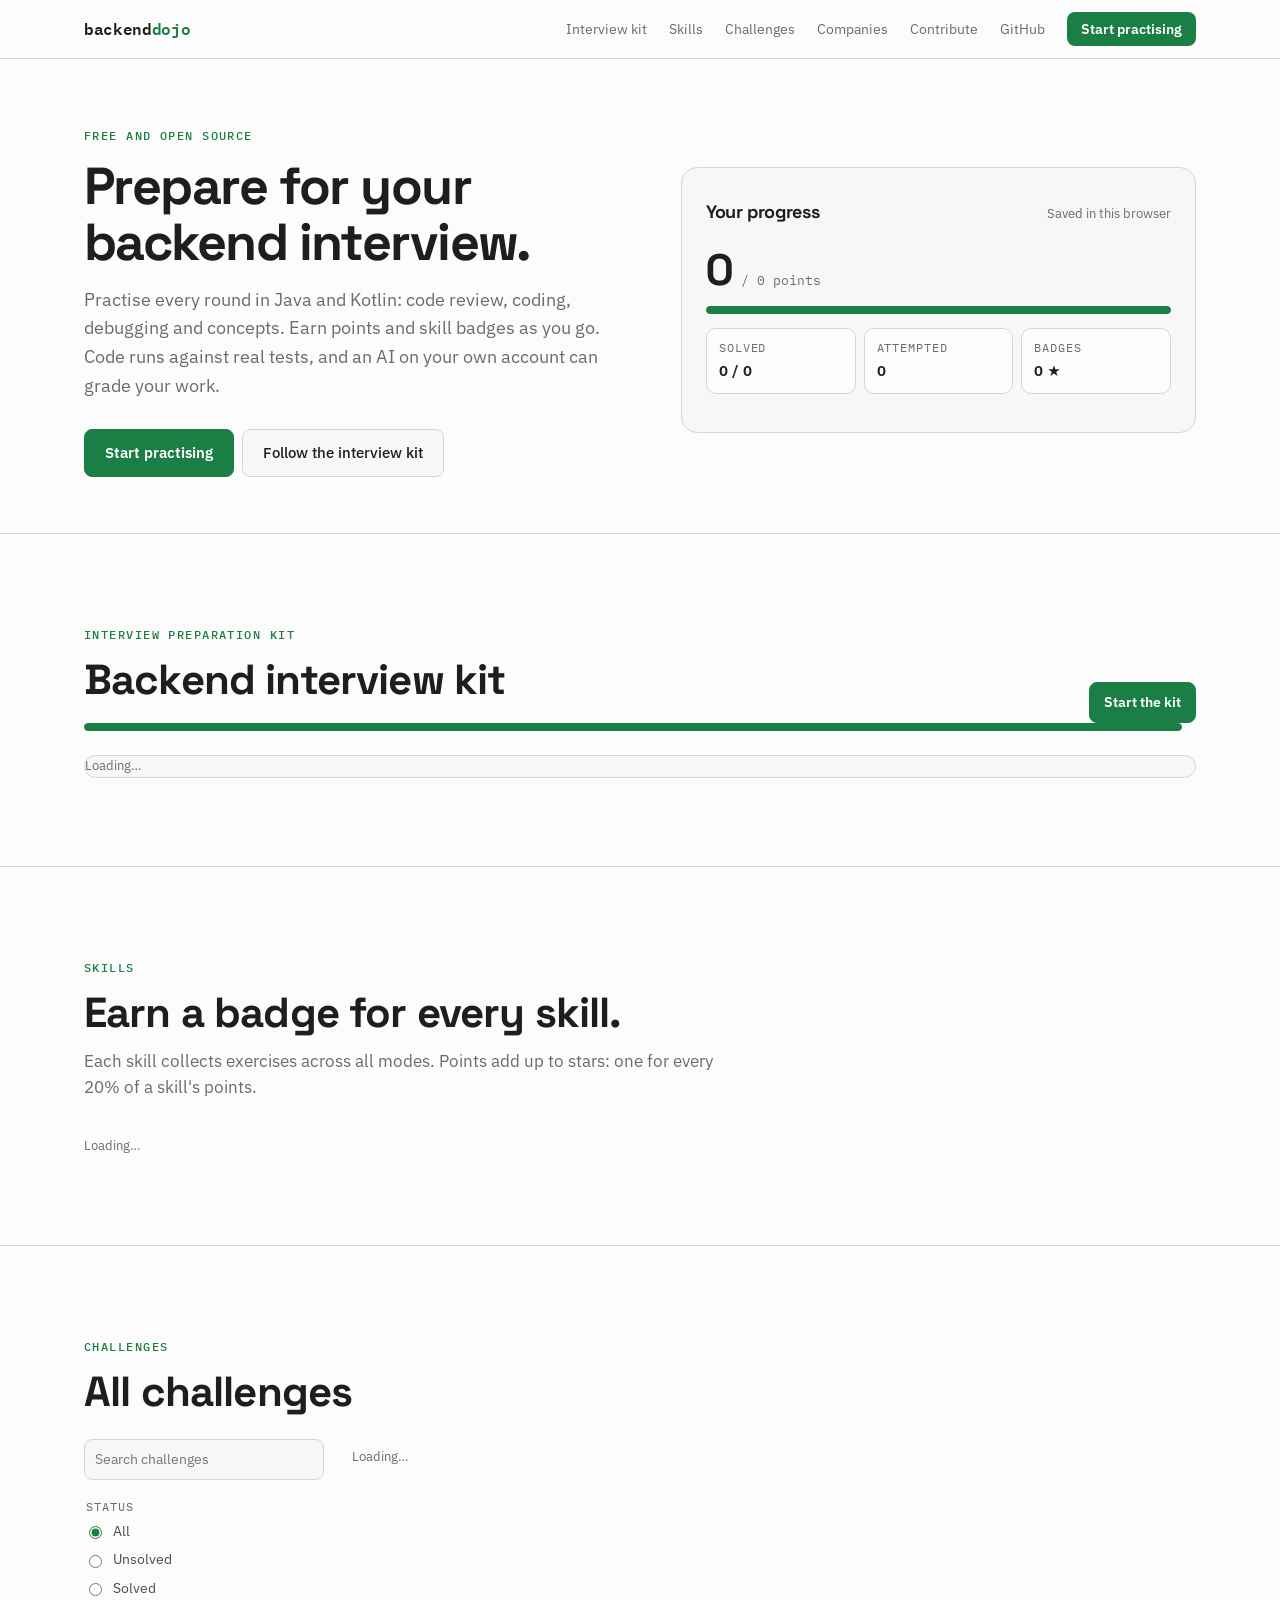
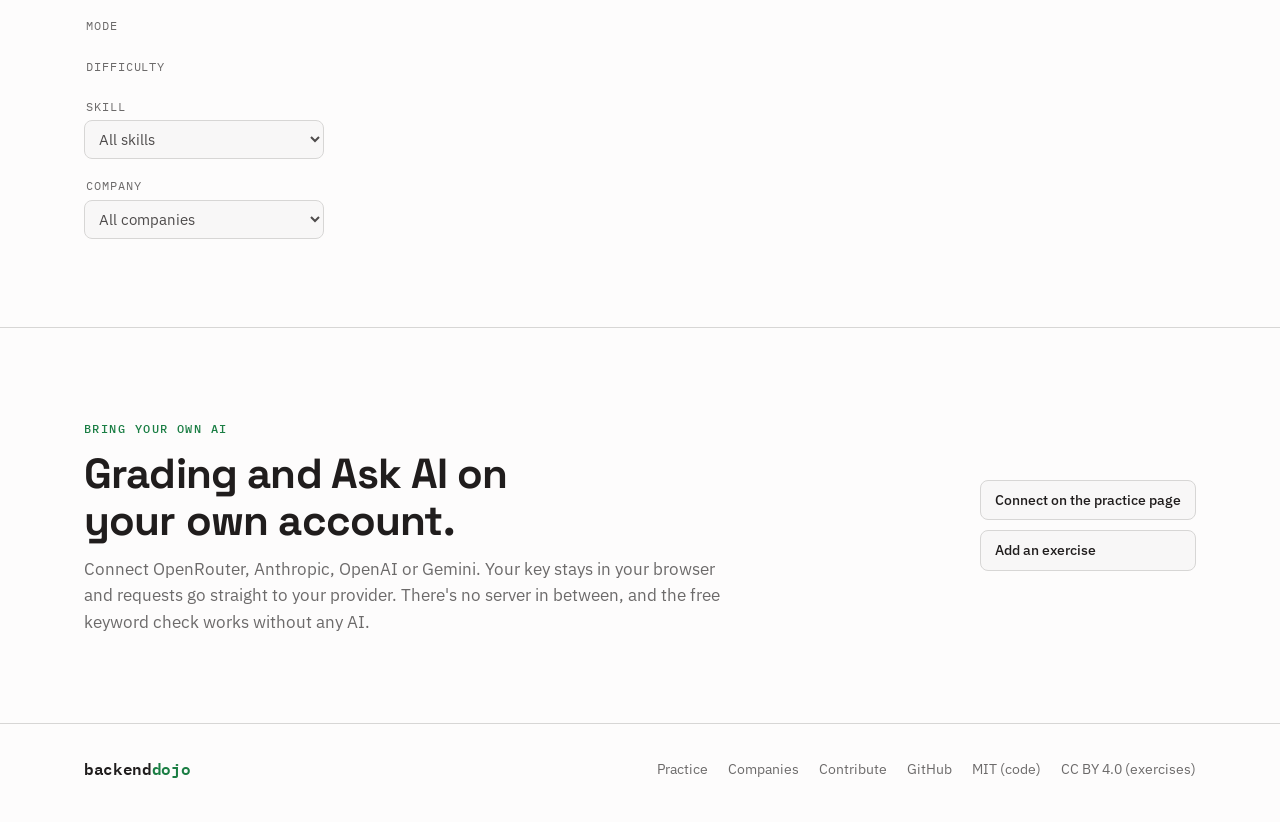
<file: index.html>
<!doctype html>
<html lang="en">
<head>
<meta charset="utf-8">
<meta name="viewport" content="width=device-width, initial-scale=1">
<meta http-equiv="Content-Security-Policy" content="default-src 'self'; script-src 'self'; style-src 'self'; img-src 'self' data:; connect-src 'self'; object-src 'none'; base-uri 'none'; form-action 'none'">
<meta name="referrer" content="no-referrer">
<title>Backend Dojo</title>
<meta name="description" content="Free, open-source practice for backend engineering interviews: code review, coding, debugging and concepts in Java and Kotlin.">
<link rel="stylesheet" href="css/app.css">
<script type="module" src="js/home.js"></script>
</head>
<body class="home">
<nav class="site-nav" aria-label="Site">
  <div class="nav-inner">
    <a class="logo" href="./" aria-label="Backend Dojo home">backend<span>dojo</span></a>
    <div class="nav-links">
      <a href="#kit">Interview kit</a>
      <a href="#skills">Skills</a>
      <a href="#challenges">Challenges</a>
      <a href="companies.html">Companies</a>
      <a href="contribute.html">Contribute</a>
      <a href="https://github.com/svkaizoku/backend-dojo" rel="noopener noreferrer">GitHub</a>
      <a class="nav-cta" href="practice.html">Start practising</a>
    </div>
  </div>
</nav>

<main>
  <section class="dash-hero">
    <div class="wrap hero-grid">
      <div>
        <p class="eyebrow">Free and open source</p>
        <h1>Prepare for your backend interview.</h1>
        <p class="lede">Practise every round in Java and Kotlin: code review, coding, debugging and concepts. Earn points and skill badges as you go. Code runs against real tests, and an AI on your own account can grade your work.</p>
        <div class="actions">
          <a class="btn primary big-btn" href="practice.html" id="heroCta">Start practising</a>
          <a class="btn big-btn" href="#kit">Follow the interview kit</a>
        </div>
      </div>

      <aside class="progress-card" aria-labelledby="progressTitle">
        <div class="pc-head">
          <h2 id="progressTitle">Your progress</h2>
          <span class="hint">Saved in this browser</span>
        </div>
        <div class="pc-score">
          <span class="pc-num" id="scoreNum">0</span>
          <span class="pc-of" id="scoreOf">/ 0 points</span>
        </div>
        <div class="bar" role="presentation"><span id="scoreBar"></span></div>
        <dl class="pc-stats">
          <div><dt>Solved</dt><dd id="solvedNum">0 / 0</dd></div>
          <div><dt>Attempted</dt><dd id="attemptedNum">0</dd></div>
          <div><dt>Badges</dt><dd id="starsNum">0 ★</dd></div>
        </dl>
        <ul class="pc-modes" id="modeProgress"></ul>
      </aside>
    </div>
  </section>

  <section id="kit">
    <div class="wrap">
      <div class="section-head">
        <div>
          <p class="eyebrow">Interview preparation kit</p>
          <h2 id="kitName">Backend interview kit</h2>
          <p class="section-lede" id="kitDesc"></p>
        </div>
        <a class="btn primary" href="practice.html" id="kitContinue">Start the kit</a>
      </div>
      <div class="kit-bar"><div class="bar"><span id="kitBar"></span></div><span class="hint" id="kitCount"></span></div>
      <ol class="kit" id="kitSteps"><li class="hint">Loading…</li></ol>
    </div>
  </section>

  <section id="skills">
    <div class="wrap">
      <p class="eyebrow">Skills</p>
      <h2>Earn a badge for every skill.</h2>
      <p class="section-lede">Each skill collects exercises across all modes. Points add up to stars: one for every 20% of a skill's points.</p>
      <div class="skills" id="skillCards"><p class="hint">Loading…</p></div>
    </div>
  </section>

  <section id="challenges">
    <div class="wrap">
      <p class="eyebrow">Challenges</p>
      <h2>All challenges</h2>
      <div class="explorer">
        <aside class="filters" aria-label="Filter challenges">
          <label class="search"><span class="visually-hidden">Search challenges</span><input id="search" type="search" placeholder="Search challenges"></label>
          <fieldset>
            <legend>Status</legend>
            <label><input type="radio" name="status" value="all" checked> All</label>
            <label><input type="radio" name="status" value="unsolved"> Unsolved</label>
            <label><input type="radio" name="status" value="solved"> Solved</label>
          </fieldset>
          <fieldset id="modeFilter"><legend>Mode</legend></fieldset>
          <fieldset id="levelFilter"><legend>Difficulty</legend></fieldset>
          <fieldset>
            <legend>Skill</legend>
            <select id="topicFilter" aria-label="Skill"><option value="">All skills</option></select>
          </fieldset>
          <fieldset>
            <legend>Company</legend>
            <select id="companyFilter" aria-label="Company"><option value="">All companies</option></select>
          </fieldset>
        </aside>
        <div>
          <p class="hint" id="resultCount"></p>
          <ul class="challenges" id="challengeList"><li class="hint">Loading…</li></ul>
        </div>
      </div>
    </div>
  </section>

  <section id="ai" class="strip">
    <div class="wrap strip-inner">
      <div>
        <p class="eyebrow">Bring your own AI</p>
        <h2>Grading and Ask AI on your own account.</h2>
        <p class="section-lede">Connect OpenRouter, Anthropic, OpenAI or Gemini. Your key stays in your browser and requests go straight to your provider. There's no server in between, and the free keyword check works without any AI.</p>
      </div>
      <div class="strip-side">
        <a class="btn" href="practice.html">Connect on the practice page</a>
        <a class="btn" href="contribute.html">Add an exercise</a>
      </div>
    </div>
  </section>
</main>

<footer class="site-foot">
  <div class="wrap foot-inner">
    <span class="logo">backend<span>dojo</span></span>
    <nav aria-label="Footer">
      <a href="practice.html">Practice</a>
      <a href="companies.html">Companies</a>
      <a href="contribute.html">Contribute</a>
      <a href="https://github.com/svkaizoku/backend-dojo" rel="noopener noreferrer">GitHub</a>
      <a href="https://github.com/svkaizoku/backend-dojo/blob/main/LICENSE" rel="noopener noreferrer">MIT (code)</a>
      <a href="https://github.com/svkaizoku/backend-dojo/blob/main/content/LICENSE.md" rel="noopener noreferrer">CC BY 4.0 (exercises)</a>
    </nav>
  </div>
</footer>
</body>
</html>
</file>
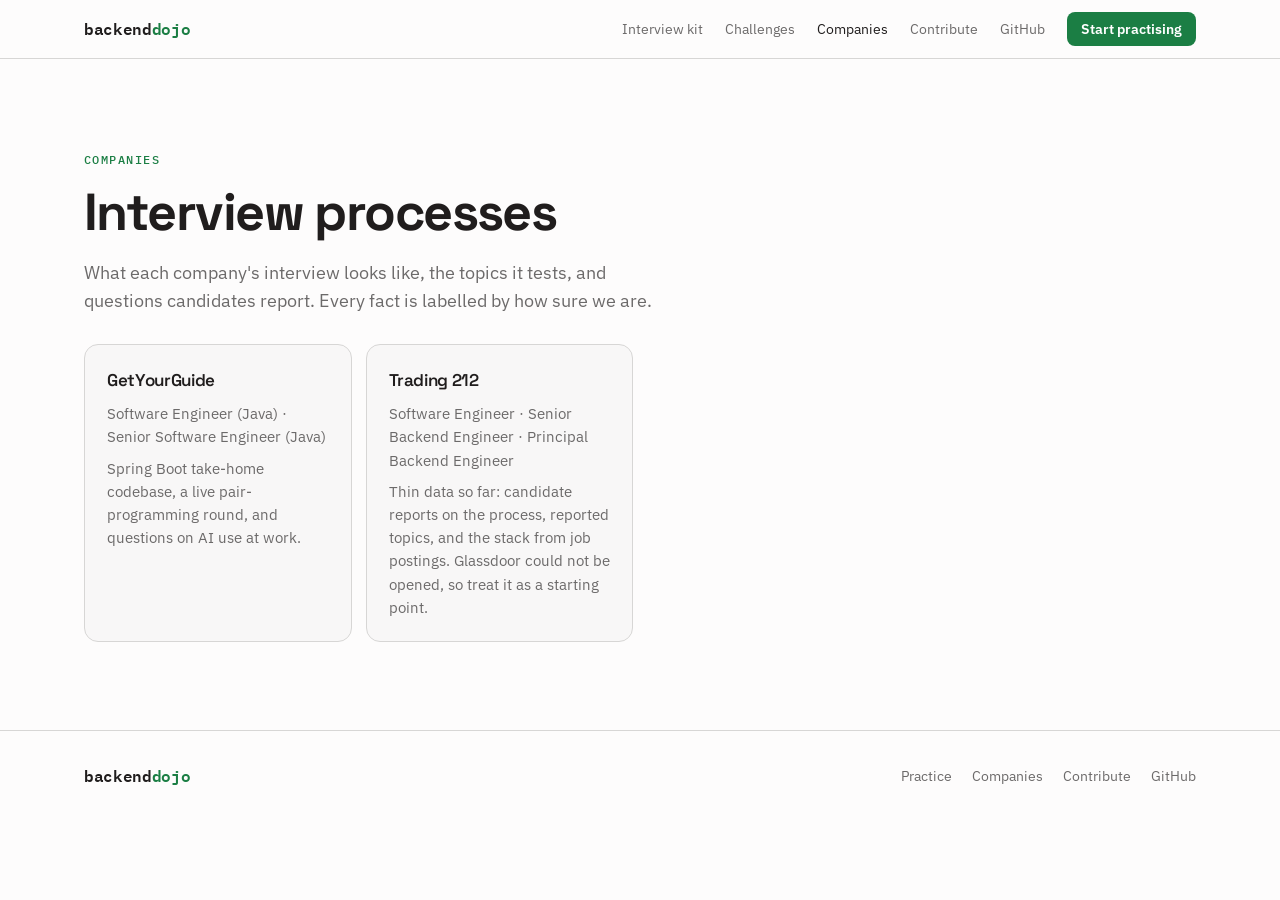
<file: companies.html>
<!doctype html>
<html lang="en">
<head>
<meta charset="utf-8">
<meta name="viewport" content="width=device-width, initial-scale=1">
<meta http-equiv="Content-Security-Policy" content="default-src 'self'; script-src 'self'; style-src 'self'; img-src 'self' data:; connect-src 'self'; object-src 'none'; base-uri 'none'; form-action 'none'">
<meta name="referrer" content="no-referrer">
<title>Companies · Backend Dojo</title>
<meta name="description" content="Interview process, topics and questions for companies, collected from public reports.">
<link rel="stylesheet" href="css/app.css">
<script type="module" src="js/companies.js"></script>
</head>
<body class="home">
<nav class="site-nav" aria-label="Site">
  <div class="nav-inner">
    <a class="logo" href="./" aria-label="Backend Dojo home">backend<span>dojo</span></a>
    <div class="nav-links">
      <a href="./#kit">Interview kit</a>
      <a href="./#challenges">Challenges</a>
      <a href="companies.html" aria-current="page">Companies</a>
      <a href="contribute.html">Contribute</a>
      <a href="https://github.com/svkaizoku/backend-dojo" rel="noopener noreferrer">GitHub</a>
      <a class="nav-cta" href="practice.html">Start practising</a>
    </div>
  </div>
</nav>

<main>
  <section class="page-hero">
    <div class="wrap" id="listView">
      <p class="eyebrow">Companies</p>
      <h1>Interview processes</h1>
      <p class="lede">What each company's interview looks like, the topics it tests, and questions candidates report. Every fact is labelled by how sure we are.</p>
      <div class="cards" id="companyList"><p class="hint">Loading…</p></div>
    </div>
    <div class="wrap company-detail" id="detailView" hidden></div>
  </section>
</main>

<footer class="site-foot">
  <div class="wrap foot-inner">
    <span class="logo">backend<span>dojo</span></span>
    <nav aria-label="Footer">
      <a href="practice.html">Practice</a>
      <a href="companies.html">Companies</a>
      <a href="contribute.html">Contribute</a>
      <a href="https://github.com/svkaizoku/backend-dojo" rel="noopener noreferrer">GitHub</a>
    </nav>
  </div>
</footer>
</body>
</html>
</file>
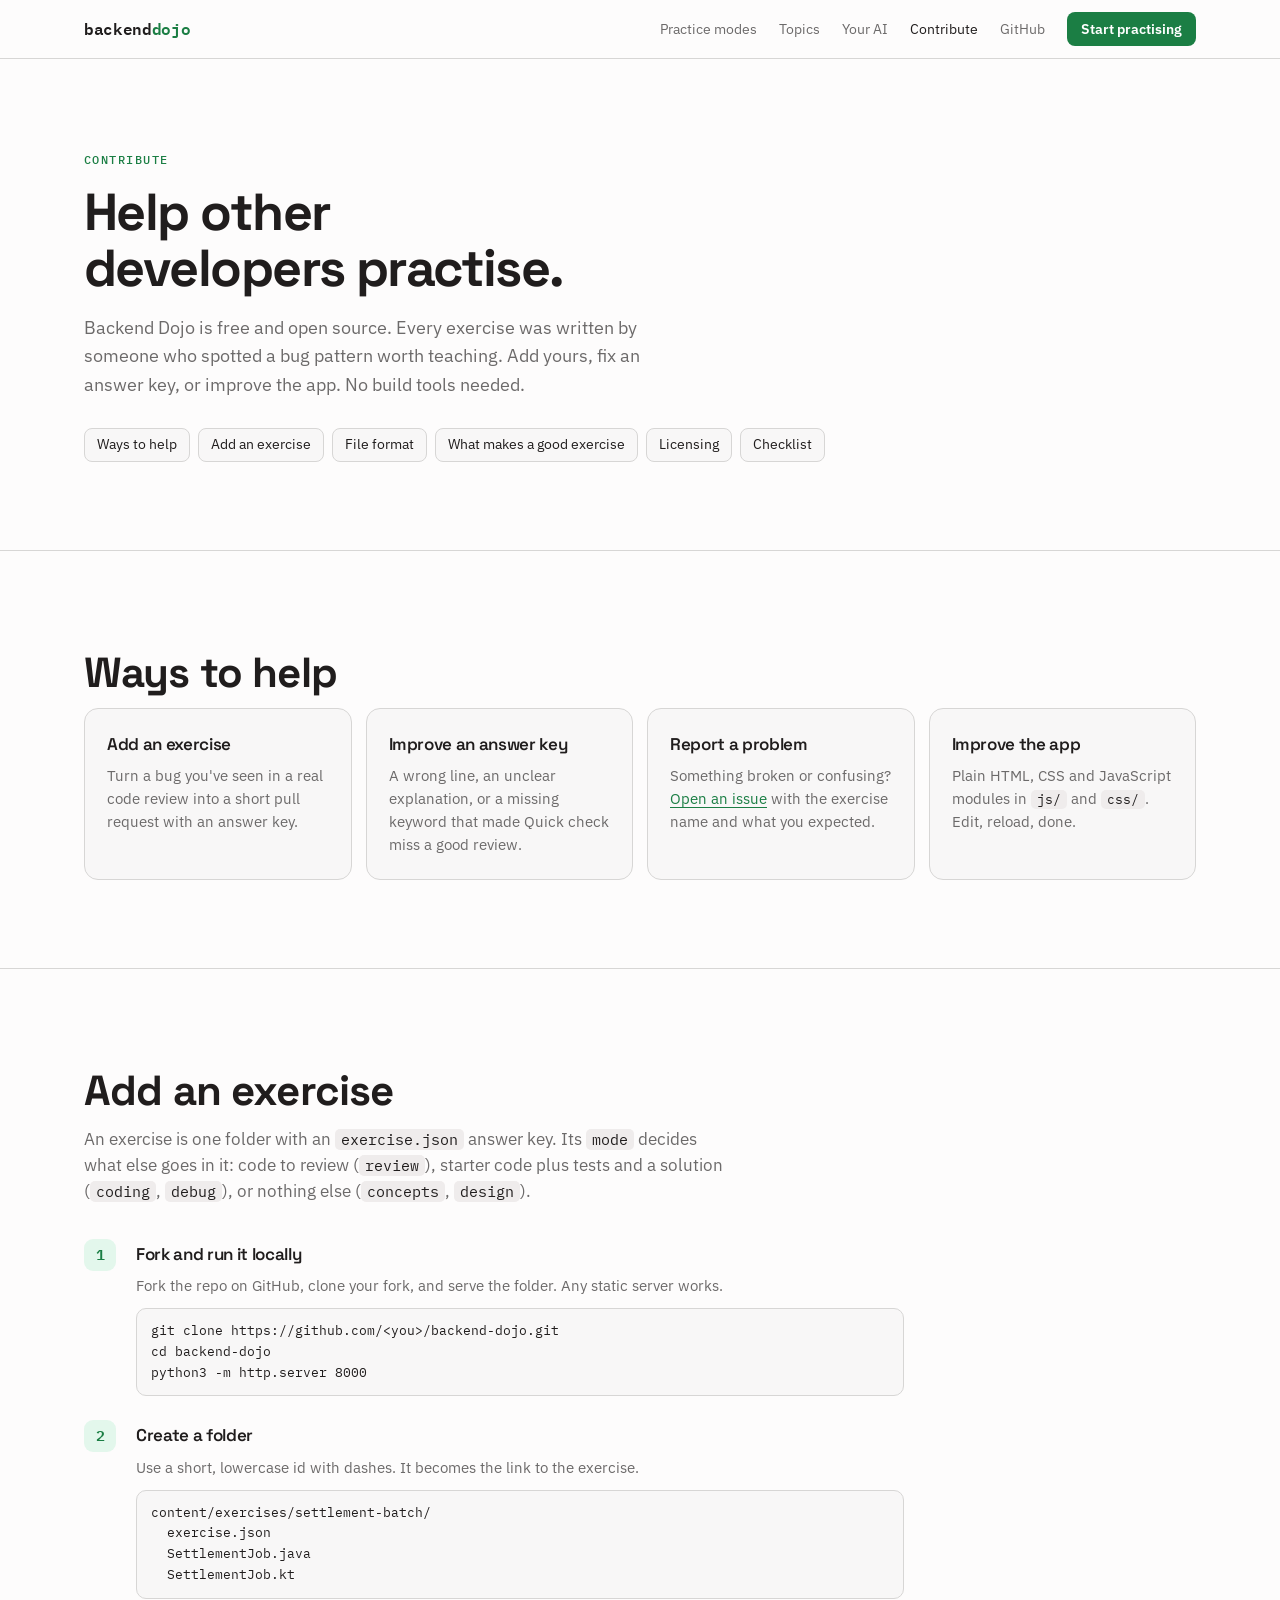
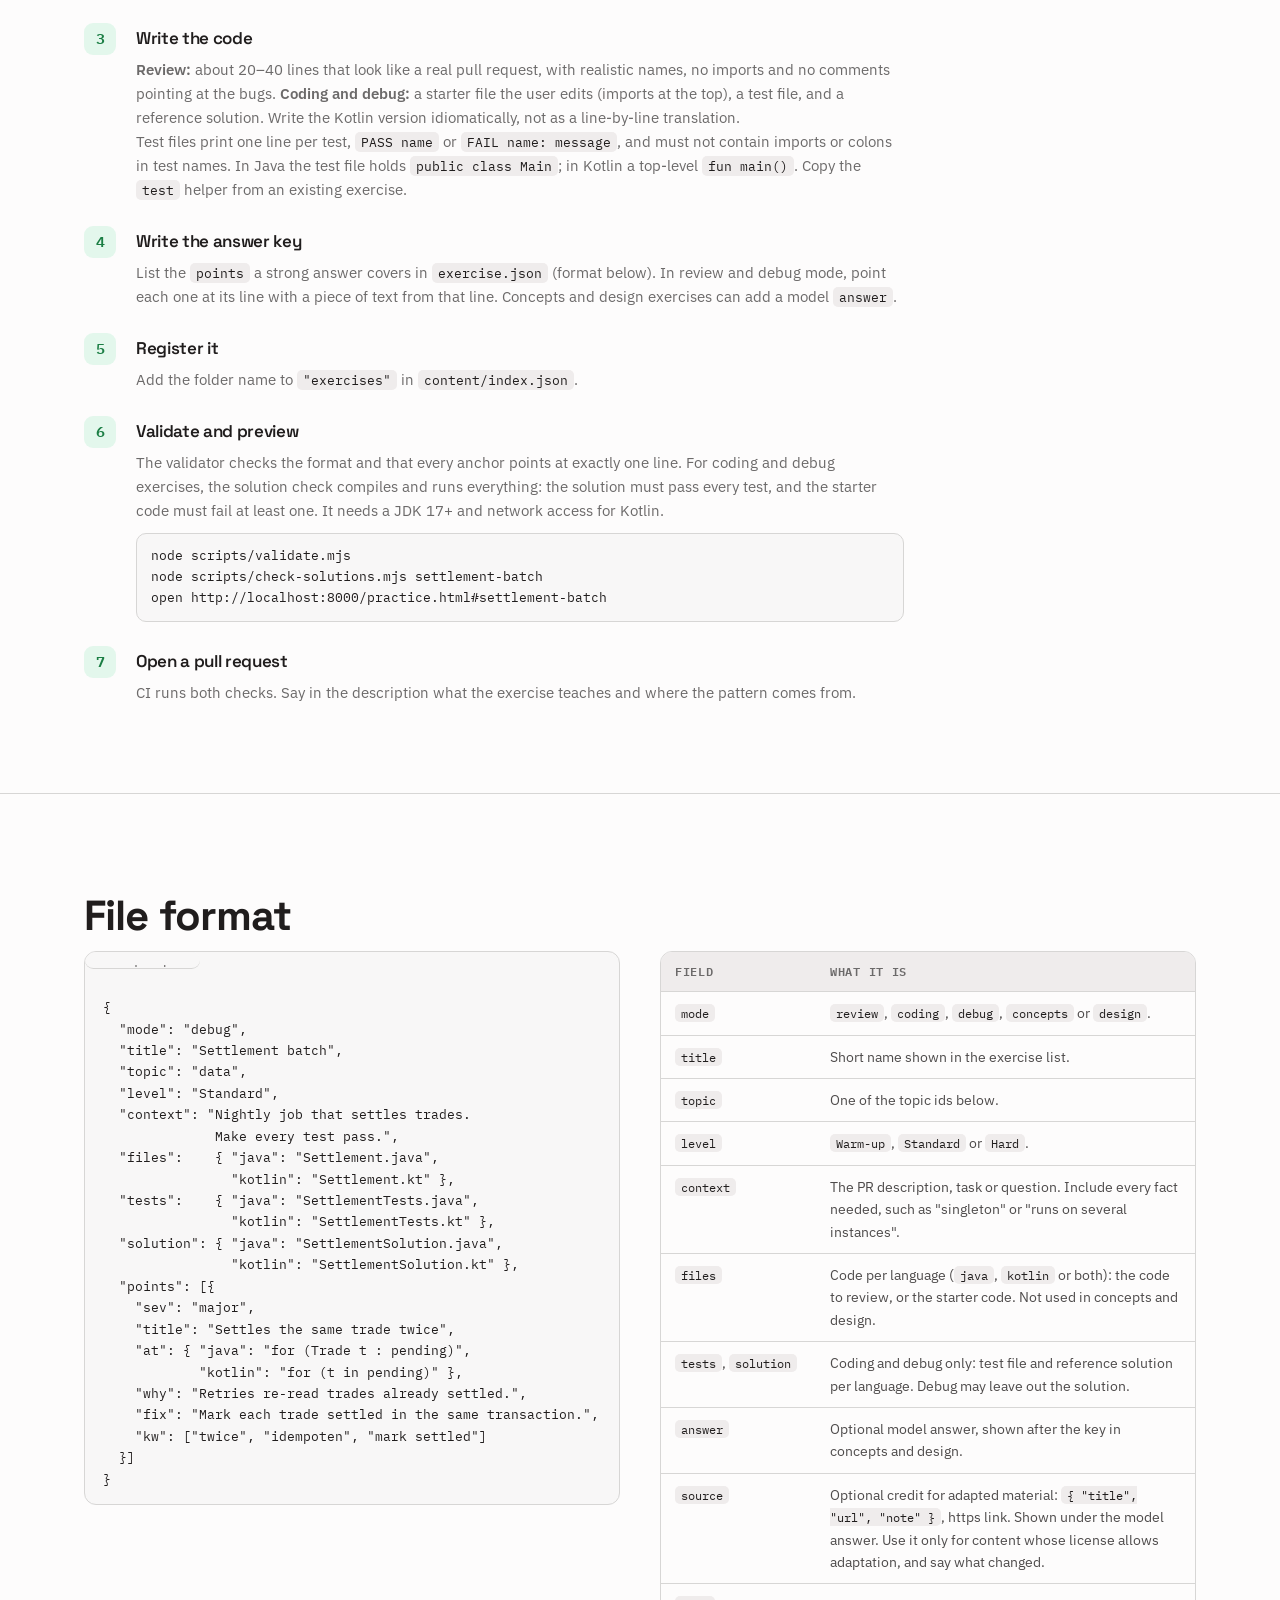
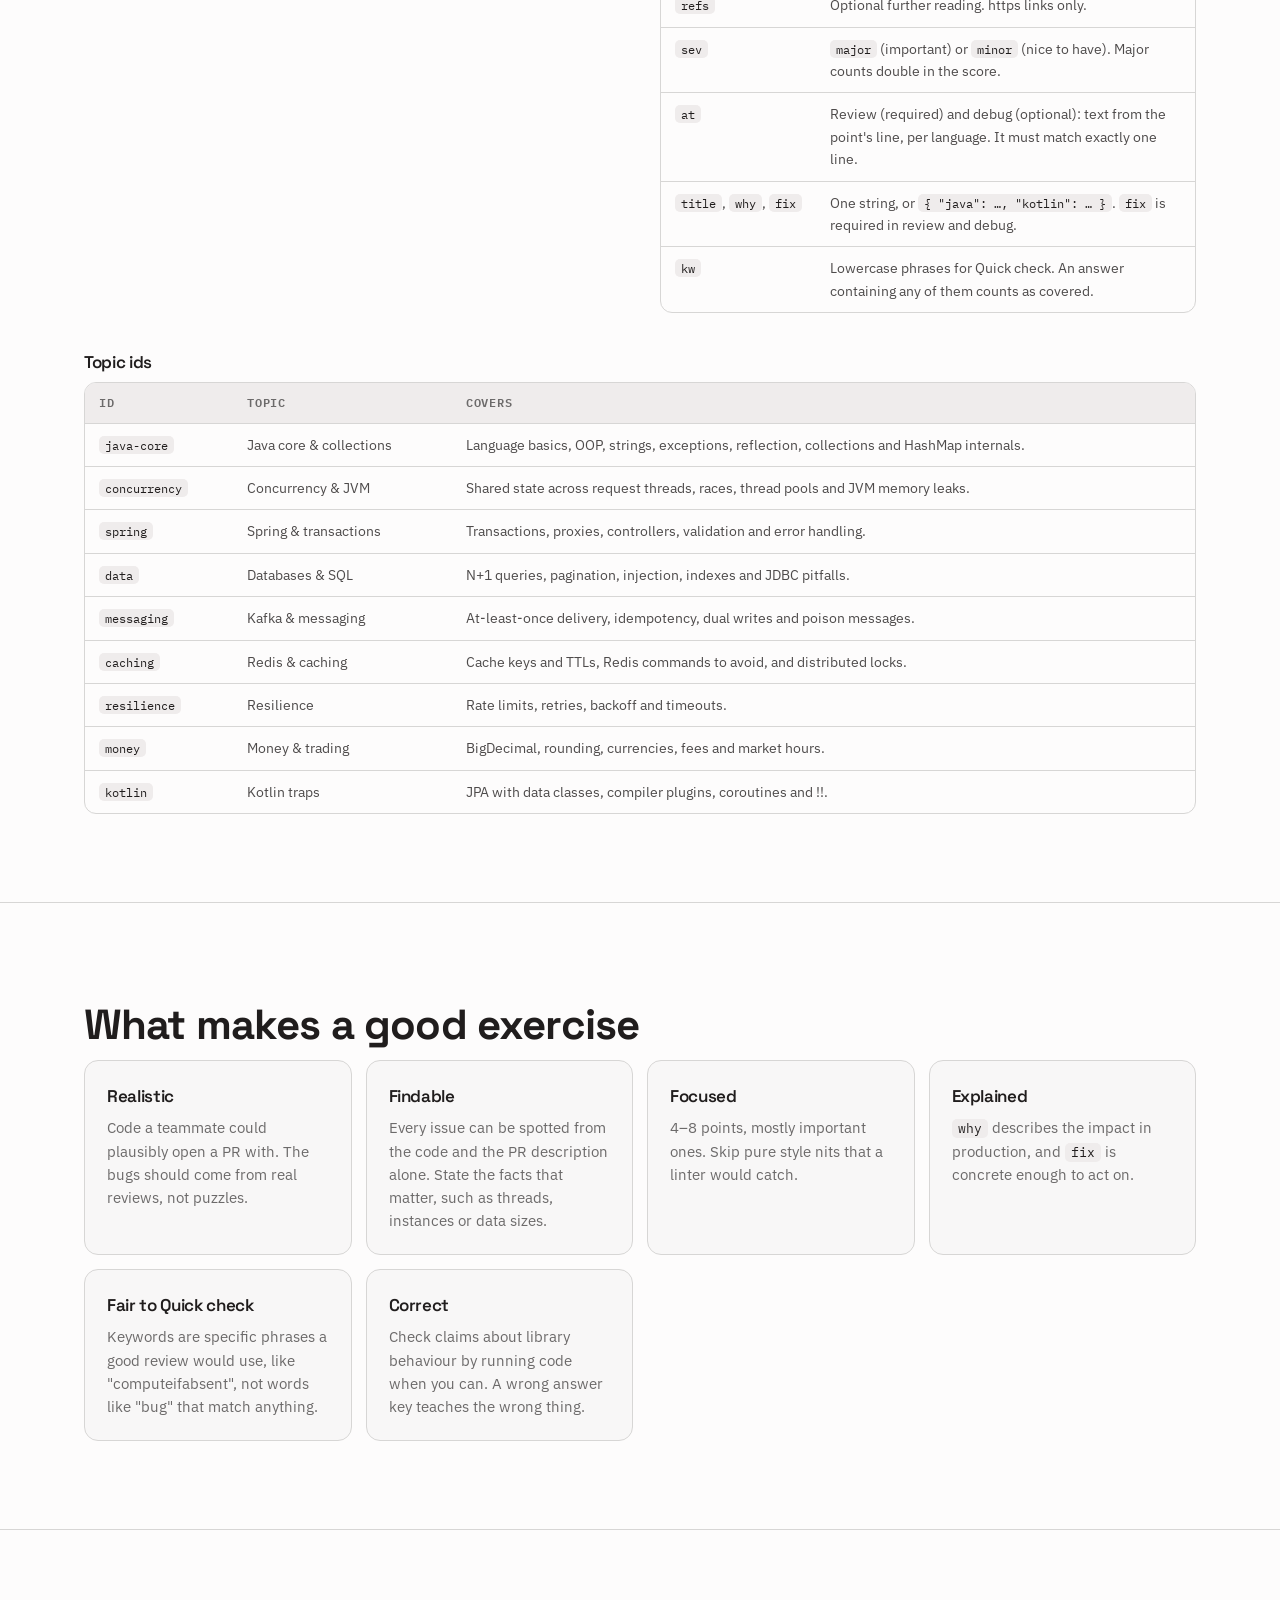
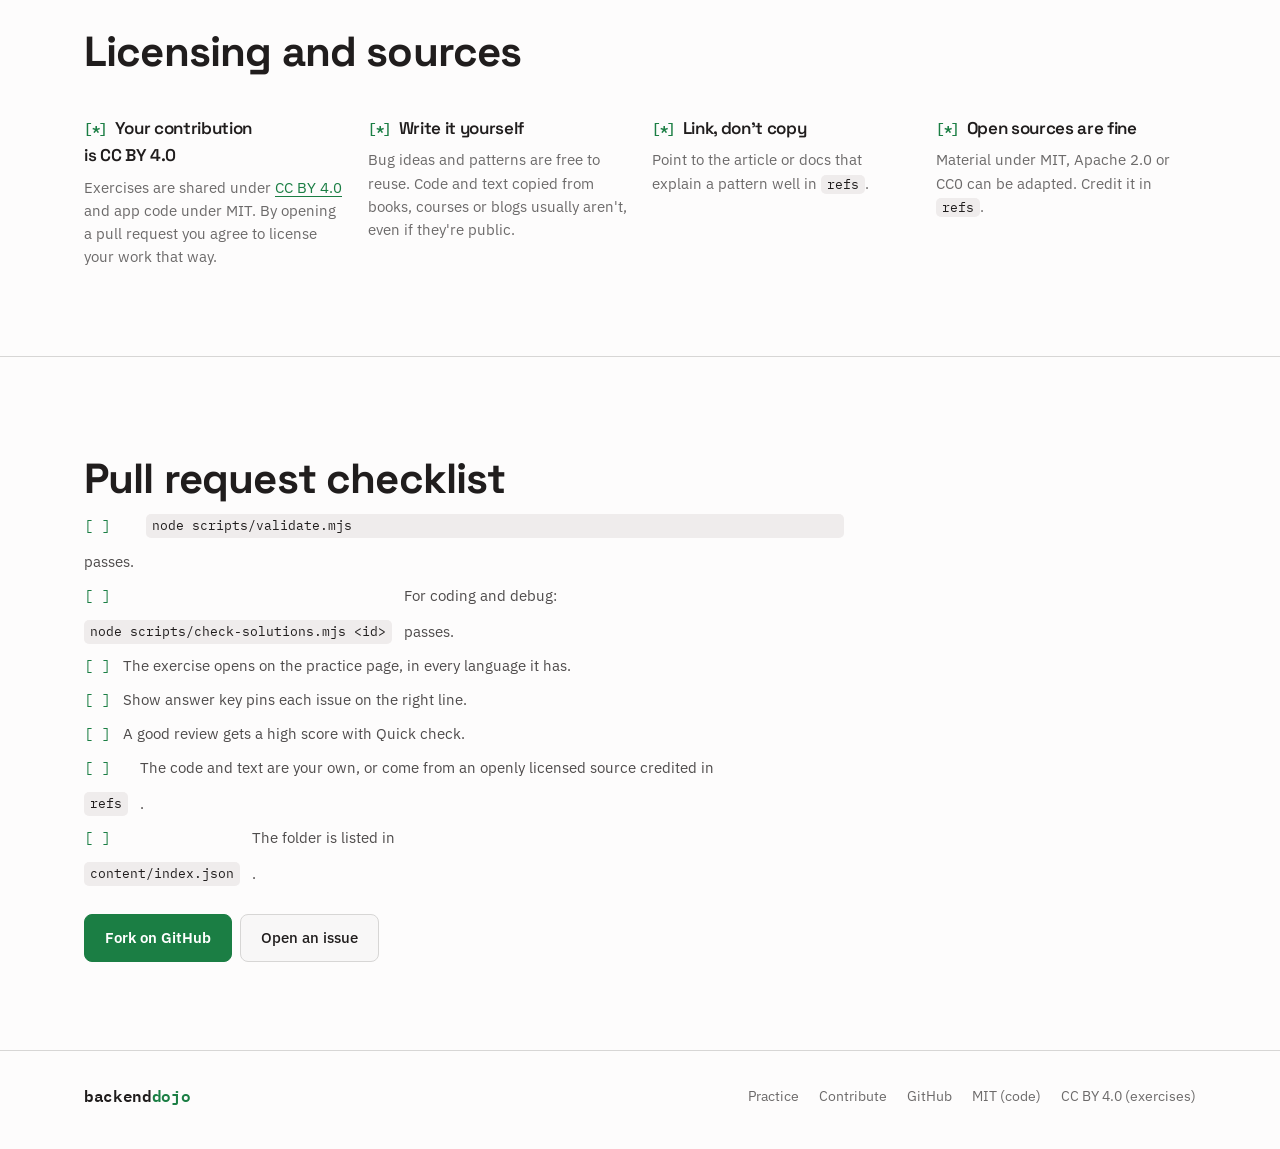
<file: contribute.html>
<!doctype html>
<html lang="en">
<head>
<meta charset="utf-8">
<meta name="viewport" content="width=device-width, initial-scale=1">
<meta http-equiv="Content-Security-Policy" content="default-src 'self'; script-src 'self'; style-src 'self'; img-src 'self' data:; connect-src 'self'; object-src 'none'; base-uri 'none'; form-action 'none'">
<meta name="referrer" content="no-referrer">
<title>Contribute · Backend Dojo</title>
<meta name="description" content="How to add exercises, fix answer keys and improve Backend Dojo.">
<link rel="stylesheet" href="css/app.css">
<script type="module" src="js/contribute.js"></script>
</head>
<body class="home">
<nav class="site-nav" aria-label="Site">
  <div class="nav-inner">
    <a class="logo" href="./" aria-label="Backend Dojo home">backend<span>dojo</span></a>
    <div class="nav-links">
      <a href="./#modes">Practice modes</a>
      <a href="./#topics">Topics</a>
      <a href="./#ai">Your AI</a>
      <a href="contribute.html" aria-current="page">Contribute</a>
      <a href="https://github.com/svkaizoku/backend-dojo" rel="noopener noreferrer">GitHub</a>
      <a class="nav-cta" href="practice.html">Start practising</a>
    </div>
  </div>
</nav>

<main>
  <section class="hero page-hero">
    <div class="wrap">
      <p class="eyebrow">Contribute</p>
      <h1>Help other developers practise.</h1>
      <p class="lede">Backend Dojo is free and open source. Every exercise was written by someone who spotted a bug pattern worth teaching. Add yours, fix an answer key, or improve the app. No build tools needed.</p>
      <div class="toc" aria-label="On this page">
        <a href="#ways">Ways to help</a>
        <a href="#add">Add an exercise</a>
        <a href="#format">File format</a>
        <a href="#good">What makes a good exercise</a>
        <a href="#license">Licensing</a>
        <a href="#checklist">Checklist</a>
      </div>
    </div>
  </section>

  <section class="band" id="ways">
    <div class="wrap">
      <h2>Ways to help</h2>
      <div class="cards">
        <div class="card"><h3>Add an exercise</h3><p>Turn a bug you've seen in a real code review into a short pull request with an answer key.</p></div>
        <div class="card"><h3>Improve an answer key</h3><p>A wrong line, an unclear explanation, or a missing keyword that made Quick check miss a good review.</p></div>
        <div class="card"><h3>Report a problem</h3><p>Something broken or confusing? <a href="https://github.com/svkaizoku/backend-dojo/issues/new" rel="noopener noreferrer">Open an issue</a> with the exercise name and what you expected.</p></div>
        <div class="card"><h3>Improve the app</h3><p>Plain HTML, CSS and JavaScript modules in <code>js/</code> and <code>css/</code>. Edit, reload, done.</p></div>
      </div>
    </div>
  </section>

  <section id="add">
    <div class="wrap">
      <h2>Add an exercise</h2>
      <p class="section-lede">An exercise is one folder with an <code>exercise.json</code> answer key. Its <code>mode</code> decides what else goes in it: code to review (<code>review</code>), starter code plus tests and a solution (<code>coding</code>, <code>debug</code>), or nothing else (<code>concepts</code>, <code>design</code>).</p>
      <ol class="guide">
        <li>
          <h3>Fork and run it locally</h3>
          <p>Fork the repo on GitHub, clone your fork, and serve the folder. Any static server works.</p>
          <pre class="cmd">git clone https://github.com/&lt;you&gt;/backend-dojo.git
cd backend-dojo
python3 -m http.server 8000</pre>
        </li>
        <li>
          <h3>Create a folder</h3>
          <p>Use a short, lowercase id with dashes. It becomes the link to the exercise.</p>
          <pre class="cmd">content/exercises/settlement-batch/
  exercise.json
  SettlementJob.java
  SettlementJob.kt</pre>
        </li>
        <li>
          <h3>Write the code</h3>
          <p><b>Review:</b> about 20–40 lines that look like a real pull request, with realistic names, no imports and no comments pointing at the bugs. <b>Coding and debug:</b> a starter file the user edits (imports at the top), a test file, and a reference solution. Write the Kotlin version idiomatically, not as a line-by-line translation.</p>
          <p>Test files print one line per test, <code>PASS name</code> or <code>FAIL name: message</code>, and must not contain imports or colons in test names. In Java the test file holds <code>public class Main</code>; in Kotlin a top-level <code>fun main()</code>. Copy the <code>test</code> helper from an existing exercise.</p>
        </li>
        <li>
          <h3>Write the answer key</h3>
          <p>List the <code>points</code> a strong answer covers in <code>exercise.json</code> (format below). In review and debug mode, point each one at its line with a piece of text from that line. Concepts and design exercises can add a model <code>answer</code>.</p>
        </li>
        <li>
          <h3>Register it</h3>
          <p>Add the folder name to <code>"exercises"</code> in <code>content/index.json</code>.</p>
        </li>
        <li>
          <h3>Validate and preview</h3>
          <p>The validator checks the format and that every anchor points at exactly one line. For coding and debug exercises, the solution check compiles and runs everything: the solution must pass every test, and the starter code must fail at least one. It needs a JDK 17+ and network access for Kotlin.</p>
          <pre class="cmd">node scripts/validate.mjs
node scripts/check-solutions.mjs settlement-batch
open http://localhost:8000/practice.html#settlement-batch</pre>
        </li>
        <li>
          <h3>Open a pull request</h3>
          <p>CI runs both checks. Say in the description what the exercise teaches and where the pattern comes from.</p>
        </li>
      </ol>
    </div>
  </section>

  <section class="band" id="format">
    <div class="wrap">
      <h2>File format</h2>
      <div class="contribute-grid">
        <div class="code">
          <div class="bar"><span>exercise.json</span></div>
          <pre class="json">{
  "mode": "debug",
  "title": "Settlement batch",
  "topic": "data",
  "level": "Standard",
  "context": "Nightly job that settles trades.
              Make every test pass.",
  "files":    { "java": "Settlement.java",
                "kotlin": "Settlement.kt" },
  "tests":    { "java": "SettlementTests.java",
                "kotlin": "SettlementTests.kt" },
  "solution": { "java": "SettlementSolution.java",
                "kotlin": "SettlementSolution.kt" },
  "points": [{
    "sev": "major",
    "title": "Settles the same trade twice",
    "at": { "java": "for (Trade t : pending)",
            "kotlin": "for (t in pending)" },
    "why": "Retries re-read trades already settled.",
    "fix": "Mark each trade settled in the same transaction.",
    "kw": ["twice", "idempoten", "mark settled"]
  }]
}</pre>
        </div>
        <div class="table-wrap">
          <table class="ref-table">
            <thead><tr><th>Field</th><th>What it is</th></tr></thead>
            <tbody>
              <tr><td><code>mode</code></td><td><code>review</code>, <code>coding</code>, <code>debug</code>, <code>concepts</code> or <code>design</code>.</td></tr>
              <tr><td><code>title</code></td><td>Short name shown in the exercise list.</td></tr>
              <tr><td><code>topic</code></td><td>One of the topic ids below.</td></tr>
              <tr><td><code>level</code></td><td><code>Warm-up</code>, <code>Standard</code> or <code>Hard</code>.</td></tr>
              <tr><td><code>context</code></td><td>The PR description, task or question. Include every fact needed, such as "singleton" or "runs on several instances".</td></tr>
              <tr><td><code>files</code></td><td>Code per language (<code>java</code>, <code>kotlin</code> or both): the code to review, or the starter code. Not used in concepts and design.</td></tr>
              <tr><td><code>tests</code>, <code>solution</code></td><td>Coding and debug only: test file and reference solution per language. Debug may leave out the solution.</td></tr>
              <tr><td><code>answer</code></td><td>Optional model answer, shown after the key in concepts and design.</td></tr>
              <tr><td><code>source</code></td><td>Optional credit for adapted material: <code>{ "title", "url", "note" }</code>, https link. Shown under the model answer. Use it only for content whose license allows adaptation, and say what changed.</td></tr>
              <tr><td><code>refs</code></td><td>Optional further reading. https links only.</td></tr>
              <tr><td><code>sev</code></td><td><code>major</code> (important) or <code>minor</code> (nice to have). Major counts double in the score.</td></tr>
              <tr><td><code>at</code></td><td>Review (required) and debug (optional): text from the point's line, per language. It must match exactly one line.</td></tr>
              <tr><td><code>title</code>, <code>why</code>, <code>fix</code></td><td>One string, or <code>{ "java": …, "kotlin": … }</code>. <code>fix</code> is required in review and debug.</td></tr>
              <tr><td><code>kw</code></td><td>Lowercase phrases for Quick check. An answer containing any of them counts as covered.</td></tr>
            </tbody>
          </table>
        </div>
      </div>
      <h3 class="sub">Topic ids</h3>
      <div class="table-wrap">
        <table class="ref-table" id="topicTable">
          <thead><tr><th>Id</th><th>Topic</th><th>Covers</th></tr></thead>
          <tbody><tr><td colspan="3">Loading…</td></tr></tbody>
        </table>
      </div>
    </div>
  </section>

  <section id="good">
    <div class="wrap">
      <h2>What makes a good exercise</h2>
      <div class="cards">
        <div class="card"><h3>Realistic</h3><p>Code a teammate could plausibly open a PR with. The bugs should come from real reviews, not puzzles.</p></div>
        <div class="card"><h3>Findable</h3><p>Every issue can be spotted from the code and the PR description alone. State the facts that matter, such as threads, instances or data sizes.</p></div>
        <div class="card"><h3>Focused</h3><p>4–8 points, mostly important ones. Skip pure style nits that a linter would catch.</p></div>
        <div class="card"><h3>Explained</h3><p><code>why</code> describes the impact in production, and <code>fix</code> is concrete enough to act on.</p></div>
        <div class="card"><h3>Fair to Quick check</h3><p>Keywords are specific phrases a good review would use, like "computeifabsent", not words like "bug" that match anything.</p></div>
        <div class="card"><h3>Correct</h3><p>Check claims about library behaviour by running code when you can. A wrong answer key teaches the wrong thing.</p></div>
      </div>
    </div>
  </section>

  <section class="band" id="license">
    <div class="wrap">
      <h2>Licensing and sources</h2>
      <div class="trust">
        <div><h3>Your contribution is CC BY 4.0</h3><p>Exercises are shared under <a href="https://creativecommons.org/licenses/by/4.0/" rel="noopener noreferrer">CC BY 4.0</a> and app code under MIT. By opening a pull request you agree to license your work that way.</p></div>
        <div><h3>Write it yourself</h3><p>Bug ideas and patterns are free to reuse. Code and text copied from books, courses or blogs usually aren't, even if they're public.</p></div>
        <div><h3>Link, don't copy</h3><p>Point to the article or docs that explain a pattern well in <code>refs</code>.</p></div>
        <div><h3>Open sources are fine</h3><p>Material under MIT, Apache 2.0 or CC0 can be adapted. Credit it in <code>refs</code>.</p></div>
      </div>
    </div>
  </section>

  <section id="checklist">
    <div class="wrap">
      <h2>Pull request checklist</h2>
      <ul class="checklist">
        <li><code>node scripts/validate.mjs</code> passes.</li>
        <li>For coding and debug: <code>node scripts/check-solutions.mjs &lt;id&gt;</code> passes.</li>
        <li>The exercise opens on the practice page, in every language it has.</li>
        <li>Show answer key pins each issue on the right line.</li>
        <li>A good review gets a high score with Quick check.</li>
        <li>The code and text are your own, or come from an openly licensed source credited in <code>refs</code>.</li>
        <li>The folder is listed in <code>content/index.json</code>.</li>
      </ul>
      <div class="actions">
        <a class="btn primary big-btn" href="https://github.com/svkaizoku/backend-dojo/fork" rel="noopener noreferrer">Fork on GitHub</a>
        <a class="btn big-btn" href="https://github.com/svkaizoku/backend-dojo/issues/new" rel="noopener noreferrer">Open an issue</a>
      </div>
    </div>
  </section>
</main>

<footer class="site-foot">
  <div class="wrap foot-inner">
    <span class="logo">backend<span>dojo</span></span>
    <nav aria-label="Footer">
      <a href="practice.html">Practice</a>
      <a href="contribute.html">Contribute</a>
      <a href="https://github.com/svkaizoku/backend-dojo" rel="noopener noreferrer">GitHub</a>
      <a href="https://github.com/svkaizoku/backend-dojo/blob/main/LICENSE" rel="noopener noreferrer">MIT (code)</a>
      <a href="https://github.com/svkaizoku/backend-dojo/blob/main/content/LICENSE.md" rel="noopener noreferrer">CC BY 4.0 (exercises)</a>
    </nav>
  </div>
</footer>
</body>
</html>
</file>
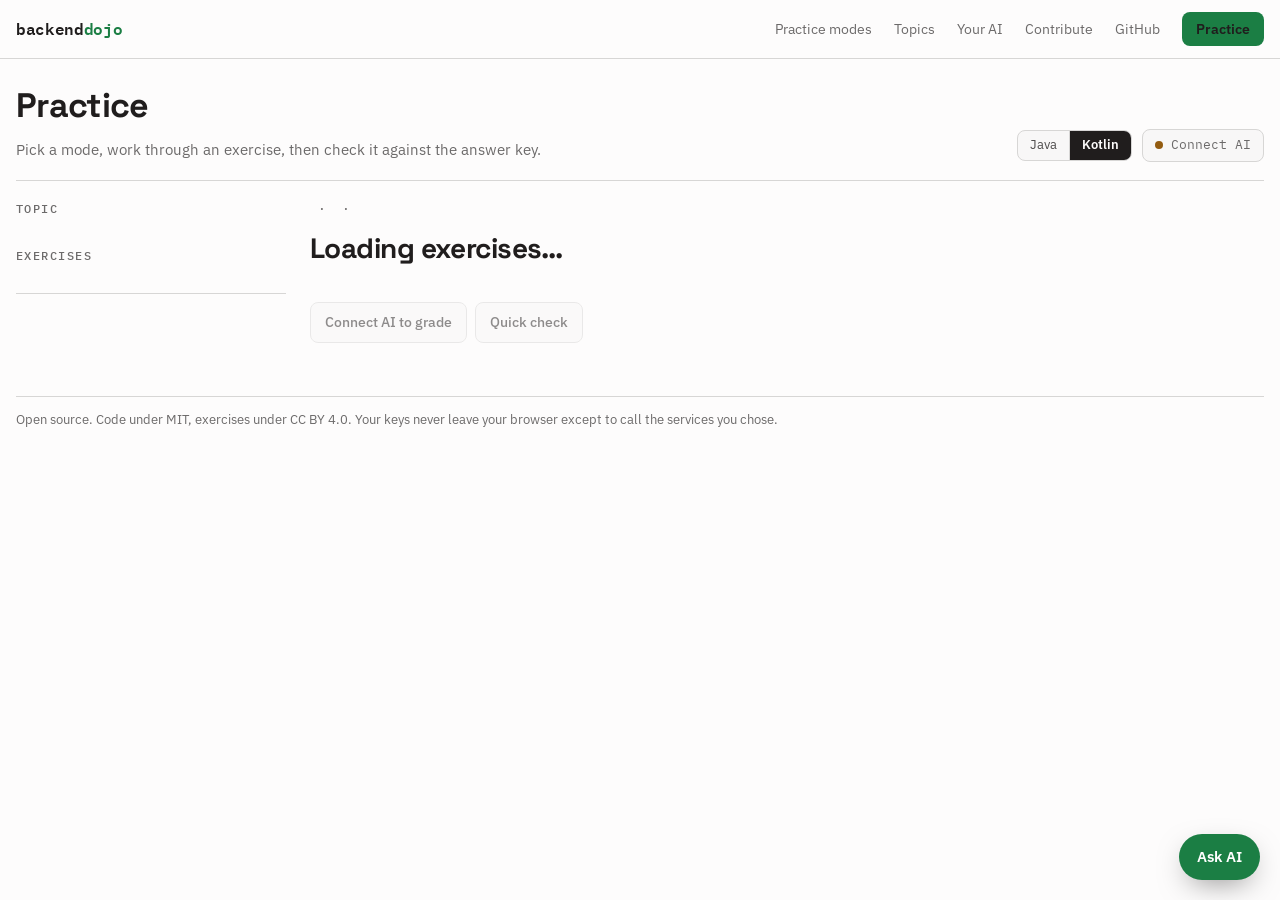
<file: practice.html>
<!doctype html>
<html lang="en">
<head>
<meta charset="utf-8">
<meta name="viewport" content="width=device-width, initial-scale=1">
<meta http-equiv="Content-Security-Policy" content="default-src 'self'; script-src 'self'; style-src 'self'; img-src 'self' data:; connect-src 'self' https://openrouter.ai https://api.anthropic.com https://api.openai.com https://generativelanguage.googleapis.com https://api.kotlinlang.org https://ce.judge0.com https://judge0-ce.p.rapidapi.com; object-src 'none'; base-uri 'none'; form-action 'none'">
<meta name="referrer" content="no-referrer">
<title>Practice · Backend Dojo</title>
<meta name="description" content="Practise backend interviews: code review, coding, debugging and concepts in Java and Kotlin.">
<link rel="stylesheet" href="css/app.css">
<script type="module" src="js/app.js"></script>
</head>
<body class="practice">
<nav class="site-nav" aria-label="Site">
  <div class="nav-inner">
    <a class="logo" href="./" aria-label="Backend Dojo home">backend<span>dojo</span></a>
    <div class="nav-links">
      <a href="./#modes">Practice modes</a>
      <a href="./#topics">Topics</a>
      <a href="./#ai">Your AI</a>
      <a href="contribute.html">Contribute</a>
      <a href="https://github.com/svkaizoku/backend-dojo" rel="noopener noreferrer">GitHub</a>
      <a class="nav-cta" href="practice.html" aria-current="page">Practice</a>
    </div>
  </div>
</nav>
<div class="page">
  <header class="top">
    <div class="brand">
      <h1>Practice</h1>
      <p id="modeBlurb">Pick a mode, work through an exercise, then check it against the answer key.</p>
    </div>
    <div class="top-actions">
      <div class="seg" role="group" aria-label="Language" id="langToggle"></div>
      <button class="status" id="aiBtn" type="button" data-state="off">
        <span class="dot" aria-hidden="true"></span><span id="aiStatus">Connect AI</span>
      </button>
    </div>
  </header>

  <p class="banner" id="banner" hidden></p>

  <nav class="modes" id="modeTabs" aria-label="Practice mode"></nav>

  <div class="layout">
    <aside class="rail" aria-label="Exercises">
      <div class="eyebrow">Topic</div>
      <div class="topics" id="topics" role="group" aria-label="Topic"></div>
      <div class="eyebrow">Exercises</div>
      <ul class="exlist" id="exlist"></ul>
      <div class="how" id="howText"></div>
    </aside>

    <main id="main">
      <section class="exhead">
        <div class="meta"><span id="exTopic"></span><span aria-hidden="true">·</span><span id="exLevel"></span><span aria-hidden="true">·</span><span id="exCount"></span></div>
        <h2 id="exTitle">Loading exercises…</h2>
        <p class="pr" id="exContext" hidden></p>
      </section>

      <div class="work" id="work">
        <section class="code" id="codePanel" aria-label="Code under review" hidden>
          <div class="bar"><span id="fileName"></span><span id="lineCount"></span></div>
          <pre id="code"></pre>
        </section>

        <section class="code editor-panel" id="editorPanel" aria-label="Code editor" hidden>
          <div class="bar"><span id="editorFile"></span><span class="bar-actions"><button class="link-btn" id="resetBtn" type="button">Reset code</button><button class="link-btn" id="runSettingsBtn" type="button">Run settings</button></span></div>
          <div id="editor"></div>
        </section>

        <section class="pad" id="padPanel" hidden>
          <label for="review" id="padLabel">Your review</label>
          <p class="hint" id="padHint"></p>
          <textarea id="review" spellcheck="true"></textarea>
        </section>

        <section class="output" id="outputPanel" aria-label="Test results" hidden>
          <div class="out-head"><h3>Tests</h3><span class="hint" id="runnerName"></span></div>
          <div id="output" class="out-body" aria-live="polite"><p class="hint">Run the tests to see results here.</p></div>
          <details class="tests-src">
            <summary>Show the test file</summary>
            <pre id="testsCode"></pre>
          </details>
        </section>
      </div>

      <div class="actions main-actions">
        <button class="btn primary" id="runBtn" type="button" hidden>Run tests</button>
        <button class="btn" id="gradeBtn" type="button">Grade with AI</button>
        <button class="btn" id="stopBtn" type="button" hidden>Stop</button>
        <button class="btn" id="quickBtn" type="button">Quick check</button>
        <button class="btn" id="revealBtn" type="button">Show answer key</button>
        <button class="btn" id="clearBtn" type="button" hidden>Clear grade</button>
      </div>
      <p class="msg" id="msg" aria-live="polite"></p>

      <section class="results" id="results" hidden aria-label="Answer key"></section>
    </main>
  </div>

  <footer class="foot">
    <p>Open source. Code under MIT, exercises under CC BY 4.0. Your keys never leave your browser except to call the services you chose.</p>
  </footer>
</div>

<button class="ask-btn" id="askBtn" type="button" aria-controls="askPanel" aria-expanded="false">Ask AI</button>
<aside class="ask-panel" id="askPanel" aria-label="Ask AI" hidden>
  <div class="ask-head">
    <div><h2>Ask AI</h2><p class="hint" id="askModel">Not connected</p></div>
    <div class="ask-head-actions">
      <button class="link-btn" id="askClear" type="button">Clear</button>
      <button class="link-btn" id="askClose" type="button" aria-label="Close Ask AI">Close</button>
    </div>
  </div>
  <div class="ask-log" id="askLog" aria-live="polite"></div>
  <form class="ask-form" id="askForm">
    <textarea id="askInput" rows="3" placeholder="Ask about this exercise, your code or your answer…" aria-label="Your question"></textarea>
    <div class="ask-row">
      <span class="hint">Sees this page. Uses your connected AI.</span>
      <button class="btn primary" id="askSend" type="submit">Send</button>
    </div>
  </form>
</aside>

<dialog id="aiDialog" aria-labelledby="aiTitle">
  <div class="dlg">
    <h2 id="aiTitle">Connect your AI</h2>
    <p class="hint">Grading and Ask AI run on your own AI account. Your key is stored only in this browser and is sent only to the provider you pick.</p>
    <p class="note-box"><b>Use a capped key.</b> Create a separate key just for this site with a spending limit (an OpenRouter credit limit, an OpenAI project budget, or an Anthropic workspace limit). Browser extensions can read keys stored in a page, so delete the key in your provider's dashboard when you're done.</p>

    <label for="aiProvider">Provider</label>
    <select id="aiProvider">
      <option value="openrouter">OpenRouter (Claude, GPT, Gemini and more)</option>
      <option value="anthropic">Anthropic (Claude)</option>
      <option value="openai">OpenAI</option>
      <option value="gemini">Google Gemini</option>
    </select>

    <div id="orLogin" class="orlogin">
      <button class="btn primary" id="orLoginBtn" type="button">Sign in with OpenRouter</button>
      <span class="hint">or paste an OpenRouter key below</span>
    </div>

    <label for="aiKey">API key</label>
    <input id="aiKey" type="password" autocomplete="off" spellcheck="false" placeholder="Paste your key">
    <a class="hint" id="aiKeyLink" href="https://openrouter.ai/keys" target="_blank" rel="noopener noreferrer">Get a key</a>

    <label for="aiModel">Model</label>
    <input id="aiModel" list="aiModels" autocomplete="off" spellcheck="false" placeholder="Connect to load models">
    <datalist id="aiModels"></datalist>

    <label class="check"><input id="aiRemember" type="checkbox"> Remember on this device</label>
    <p class="hint">Unchecked, the key is forgotten when you close this tab.</p>

    <div class="actions">
      <button class="btn primary" id="aiConnectBtn" type="button">Connect</button>
      <button class="btn" id="aiDisconnectBtn" type="button" hidden>Disconnect</button>
      <button class="btn" id="aiCloseBtn" type="button">Close</button>
    </div>
    <p class="msg" id="aiMsg" aria-live="polite"></p>
  </div>
</dialog>

<dialog id="runDialog" aria-labelledby="runTitle">
  <div class="dlg">
    <h2 id="runTitle">Run settings</h2>
    <p class="hint">Kotlin runs on JetBrains' free Kotlin compiler service. Choose how Java runs:</p>

    <label class="check"><input type="radio" name="javaRunner" value="public" id="runPublic"> Judge0 public runner</label>
    <p class="hint">Free and needs no setup. It's shared by everyone, so it can be slow or hit its rate limit.</p>

    <label class="check"><input type="radio" name="javaRunner" value="rapidapi" id="runRapid"> Judge0 with your own RapidAPI key</label>
    <p class="hint">More reliable, with its own quota. Subscribe to the free Basic plan of <a href="https://rapidapi.com/judge0-official/api/judge0-ce" target="_blank" rel="noopener noreferrer">Judge0 CE on RapidAPI</a> and paste the key.</p>

    <label for="rapidKey">RapidAPI key</label>
    <input id="rapidKey" type="password" autocomplete="off" spellcheck="false" placeholder="Paste your RapidAPI key">
    <p class="hint">Stored only in this browser. Your code is sent to the runner you choose.</p>

    <div class="actions">
      <button class="btn primary" id="runSaveBtn" type="button">Save</button>
      <button class="btn" id="runCloseBtn" type="button">Cancel</button>
    </div>
  </div>
</dialog>
</body>
</html>
</file>
<file: css/app.css>
/* Backend Dojo. Warm neutral palette; sans headings and body, monospace for code and labels. */

@font-face { font-family: "Space Grotesk"; font-weight: 600; font-display: swap; src: url("../fonts/space-grotesk-latin-600.woff2") format("woff2"); }
@font-face { font-family: "Space Grotesk"; font-weight: 700; font-display: swap; src: url("../fonts/space-grotesk-latin-700.woff2") format("woff2"); }
@font-face { font-family: "IBM Plex Sans"; font-weight: 400; font-display: swap; src: url("../fonts/ibm-plex-sans-latin-400.woff2") format("woff2"); }
@font-face { font-family: "IBM Plex Sans"; font-weight: 500; font-display: swap; src: url("../fonts/ibm-plex-sans-latin-500.woff2") format("woff2"); }
@font-face { font-family: "IBM Plex Sans"; font-weight: 600; font-display: swap; src: url("../fonts/ibm-plex-sans-latin-600.woff2") format("woff2"); }
@font-face { font-family: "IBM Plex Mono"; font-weight: 400; font-display: swap; src: url("../fonts/ibm-plex-mono-latin-400.woff2") format("woff2"); }
@font-face { font-family: "IBM Plex Mono"; font-weight: 500; font-display: swap; src: url("../fonts/ibm-plex-mono-latin-500.woff2") format("woff2"); }
@font-face { font-family: "IBM Plex Mono"; font-weight: 600; font-display: swap; src: url("../fonts/ibm-plex-mono-latin-600.woff2") format("woff2"); }

:root {
  color-scheme: light;
  --bg: hsl(0, 20%, 99%);
  --surface: hsl(0, 8%, 97%);
  --surface-2: hsl(0, 8%, 93%);
  --fg: hsl(0, 5%, 12%);
  --text: hsl(0, 2%, 30%);
  --muted: hsl(0, 1%, 42%);
  --line: hsl(30, 2%, 84%);
  --accent: hsl(145, 65%, 30%);
  --accent-fg: #fff;
  --accent-soft: hsl(145, 55%, 93%);
  --accent-2: hsl(145, 65%, 30%);
  --star: hsl(42, 95%, 45%);
  --code-bg: hsl(0, 8%, 97%);
  --mark: hsl(62, 84%, 88%);
  --mark-edge: hsl(55, 70%, 42%);
  --good: hsl(150, 55%, 30%);
  --good-soft: hsl(150, 45%, 93%);
  --warn: hsl(35, 80%, 32%);
  --warn-soft: hsl(42, 85%, 91%);
  --bad: hsl(4, 60%, 45%);
  --bad-soft: hsl(5, 70%, 95%);
  --syn-kw: hsl(280, 50%, 45%);
  --syn-str: hsl(140, 45%, 30%);
  --syn-ann: hsl(25, 75%, 38%);
  --syn-num: hsl(210, 65%, 40%);
  --syn-type: hsl(185, 70%, 26%);
  --syn-com: hsl(0, 1%, 55%);
  --font-display: "Space Grotesk", "IBM Plex Sans", system-ui, sans-serif;
  --font-body: "IBM Plex Sans", system-ui, -apple-system, "Segoe UI", sans-serif;
  --font-code: "IBM Plex Mono", ui-monospace, "SFMono-Regular", Menlo, Consolas, monospace;
}
@media (prefers-color-scheme: dark) {
  :root {
    color-scheme: dark;
    --bg: hsl(0, 9%, 7%); --surface: hsl(0, 6%, 10%); --surface-2: hsl(0, 6%, 14%);
    --fg: hsl(0, 15%, 94%); --text: hsl(0, 4%, 76%); --muted: hsl(0, 3%, 58%); --line: hsl(0, 4%, 19%);
    --accent: hsl(145, 63%, 49%); --accent-fg: hsl(0, 9%, 7%); --accent-soft: hsl(145, 35%, 13%); --accent-2: hsl(145, 63%, 49%);
    --star: hsl(45, 95%, 58%);
    --code-bg: hsl(0, 8%, 5%); --mark: hsl(60, 30%, 14%); --mark-edge: hsl(62, 80%, 72%);
    --good: hsl(150, 50%, 58%); --good-soft: hsl(150, 30%, 11%); --warn: hsl(40, 75%, 60%); --warn-soft: hsl(40, 40%, 12%);
    --bad: hsl(5, 80%, 68%); --bad-soft: hsl(5, 40%, 12%);
    --syn-kw: hsl(280, 60%, 78%); --syn-str: hsl(125, 40%, 70%); --syn-ann: hsl(28, 80%, 68%);
    --syn-num: hsl(210, 75%, 75%); --syn-type: hsl(183, 50%, 64%); --syn-com: hsl(0, 3%, 45%);
  }
}

* { box-sizing: border-box; }
html { scroll-behavior: smooth; scroll-padding-top: 72px; }
@media (prefers-reduced-motion: reduce) { html { scroll-behavior: auto; } }
body { margin: 0; background: var(--bg); color: var(--text); font-family: var(--font-body); font-size: 15px; line-height: 1.6; }
[hidden] { display: none !important; }
h1, h2, h3 { font-family: var(--font-display); color: var(--fg); text-wrap: balance; margin: 0; letter-spacing: -0.02em; }
p { margin: 0; }
button, input, select, textarea { font: inherit; color: inherit; }
a { color: var(--accent); text-underline-offset: 3px; }
code { font-family: var(--font-code); font-size: 0.88em; background: var(--surface-2); padding: 1px 6px; border-radius: 5px; color: var(--fg); }
:focus-visible { outline: 2px solid var(--accent); outline-offset: 2px; }
.hint { font-size: 13px; color: var(--muted); }
.eyebrow { font-family: var(--font-code); font-size: 12px; font-weight: 500; text-transform: uppercase; letter-spacing: 0.12em; color: var(--muted); }

/* Buttons */
.btn {
  display: inline-flex; align-items: center; gap: 8px; border: 1px solid var(--line); background: var(--surface);
  border-radius: 8px; padding: 8px 14px; font-weight: 500; font-size: 14px; cursor: pointer; color: var(--fg); text-decoration: none;
}
.btn:hover:not(:disabled) { border-color: var(--muted); }
.btn.primary { background: var(--accent); color: var(--accent-fg); border-color: var(--accent); font-weight: 600; }
.btn.primary:hover:not(:disabled) { filter: brightness(1.08); }
.btn:disabled { opacity: 0.5; cursor: not-allowed; }
.big-btn { padding: 11px 20px; font-size: 15px; }
.link-btn { border: 0; background: none; padding: 0; color: var(--muted); font-size: 12.5px; cursor: pointer; font-family: var(--font-code); }
.link-btn:hover { color: var(--fg); }
.actions { display: flex; flex-wrap: wrap; gap: 8px; align-items: center; }
.msg { font-size: 13.5px; color: var(--muted); min-height: 1.4em; }
.msg.err { color: var(--bad); }
.spin {
  display: inline-block; width: 12px; height: 12px; border-radius: 50%; border: 2px solid var(--line);
  border-top-color: var(--accent); animation: spin 0.8s linear infinite; vertical-align: -1px; margin-right: 6px;
}
@keyframes spin { to { transform: rotate(360deg); } }
@media (prefers-reduced-motion: reduce) { .spin { animation: none; } }

/* Site nav */
.site-nav { position: sticky; top: 0; z-index: 20; background: color-mix(in srgb, var(--bg) 90%, transparent); backdrop-filter: blur(10px); border-bottom: 1px solid var(--line); }
.nav-inner { max-width: 1160px; margin: 0 auto; padding: 12px 24px; display: flex; flex-wrap: wrap; align-items: center; justify-content: space-between; gap: 8px 24px; }
.practice .nav-inner { max-width: 1440px; padding-inline: 16px; }
.logo { font-family: var(--font-code); font-weight: 600; font-size: 16px; color: var(--fg); text-decoration: none; letter-spacing: -0.02em; }
.logo span { color: var(--accent); }
.nav-links { display: flex; flex-wrap: wrap; align-items: center; gap: 4px 22px; font-size: 14px; }
.nav-links a { color: var(--muted); text-decoration: none; }
.nav-links a:hover, .nav-links a[aria-current="page"] { color: var(--fg); }
.nav-links .nav-cta { background: var(--accent); color: var(--accent-fg); padding: 6px 14px; border-radius: 8px; font-weight: 600; }
.nav-links .nav-cta:hover { color: var(--accent-fg); filter: brightness(1.08); }
@media (max-width: 640px) { .nav-inner { padding-inline: 16px; } .nav-links { gap: 4px 14px; font-size: 13px; } }

/* Marketing pages (home, contribute) */
.wrap { max-width: 1160px; margin: 0 auto; padding: 0 24px; }
@media (max-width: 640px) { .wrap { padding: 0 16px; } }
.home section { padding: 88px 0; border-bottom: 1px solid var(--line); }
.home h2 { font-size: clamp(28px, 4vw, 42px); font-weight: 700; line-height: 1.12; margin: 10px 0 12px; max-width: 22ch; }
.home h3 { font-size: 17px; font-weight: 600; margin-bottom: 6px; }
.home .eyebrow { display: inline-flex; align-items: center; gap: 8px; color: var(--accent); }
.section-lede { color: var(--muted); max-width: 64ch; margin-bottom: 36px; font-size: 16.5px; }

.hero-grid { display: grid; grid-template-columns: minmax(0, 1.05fr) minmax(0, 1fr); gap: 56px; align-items: center; }
@media (max-width: 960px) { .hero-grid { grid-template-columns: minmax(0, 1fr); gap: 32px; } }
.hero h1 { font-size: clamp(38px, 5.6vw, 64px); line-height: 1.04; font-weight: 700; letter-spacing: -0.035em; margin: 14px 0 20px; }
.lede { font-size: 18px; color: var(--muted); max-width: 52ch; margin-bottom: 28px; }
.lede b { color: var(--fg); font-weight: 600; }
.badges { display: flex; flex-wrap: wrap; gap: 8px; margin-top: 22px; }
.badge { font-family: var(--font-code); font-size: 12px; color: var(--muted); border: 1px solid var(--line); border-radius: 6px; padding: 3px 9px; }





.cards { display: grid; grid-template-columns: repeat(auto-fill, minmax(250px, 1fr)); gap: 14px; }
.card { border: 1px solid var(--line); border-radius: 14px; padding: 22px; background: var(--surface); }
.card p { color: var(--muted); font-size: 14.5px; }

.trust { display: grid; grid-template-columns: repeat(auto-fit, minmax(220px, 1fr)); gap: 24px; margin-top: 40px; }
.trust p { color: var(--muted); font-size: 14.5px; }
.trust h3::before { content: "[*] "; font-family: var(--font-code); color: var(--accent-2); font-size: 14px; }

.contribute-grid { display: grid; grid-template-columns: minmax(0, 1fr) minmax(0, 1fr); gap: 40px; align-items: start; }
@media (max-width: 960px) { .contribute-grid { grid-template-columns: minmax(0, 1fr); } }
.contribute-grid > div:first-child { display: grid; gap: 14px; justify-items: start; }
.contribute-grid .section-lede { margin-bottom: 0; }
.plain { margin: 0; padding-left: 20px; display: grid; gap: 6px; }
.json { padding: 14px 18px !important; white-space: pre; }

.site-foot { padding: 32px 0 40px; font-size: 14px; }
.foot-inner { display: flex; flex-wrap: wrap; justify-content: space-between; gap: 12px 24px; align-items: center; }
.site-foot nav { display: flex; flex-wrap: wrap; gap: 6px 20px; }
.site-foot a { color: var(--muted); text-decoration: none; }
.site-foot a:hover { color: var(--fg); }

/* Contribute page */
.page-hero h1 { font-size: clamp(34px, 5vw, 52px); line-height: 1.06; letter-spacing: -0.03em; margin: 14px 0 18px; max-width: 18ch; }
.toc { display: flex; flex-wrap: wrap; gap: 8px; margin-top: 8px; }
.toc a { border: 1px solid var(--line); background: var(--surface); border-radius: 8px; padding: 5px 12px; font-size: 13.5px; color: var(--fg); text-decoration: none; }
.toc a:hover { border-color: var(--accent); }
.guide { list-style: none; counter-reset: step; margin: 0; padding: 0; display: grid; gap: 26px; max-width: 820px; }
.guide li { counter-increment: step; position: relative; padding-left: 52px; min-width: 0; }
.guide li::before {
  content: counter(step); position: absolute; left: 0; top: -2px; width: 32px; height: 32px; border-radius: 9px;
  display: grid; place-items: center; background: var(--accent-soft); color: var(--accent); font-family: var(--font-code); font-weight: 600;
}
.guide p { color: var(--muted); }
.cmd { margin: 10px 0 0; padding: 12px 14px; border-radius: 10px; border: 1px solid var(--line); background: var(--code-bg); font-family: var(--font-code); font-size: 13px; line-height: 1.6; overflow-x: auto; white-space: pre; color: var(--fg); }
.table-wrap { overflow-x: auto; border: 1px solid var(--line); border-radius: 12px; }
.ref-table { width: 100%; border-collapse: collapse; font-size: 14px; }
.ref-table th, .ref-table td { text-align: left; padding: 10px 14px; border-bottom: 1px solid var(--line); vertical-align: top; }
.ref-table th { background: var(--surface-2); font-family: var(--font-code); font-size: 12px; text-transform: uppercase; letter-spacing: 0.06em; color: var(--muted); }
.ref-table tr:last-child td { border-bottom: 0; }
.ref-table td:first-child { white-space: nowrap; }
.sub { margin: 36px 0 12px; }
.checklist { list-style: none; margin: 8px 0 28px; padding: 0; display: grid; gap: 10px; max-width: 760px; }
.checklist li { display: grid; grid-template-columns: auto minmax(0, 1fr); gap: 12px; }
.checklist li::before { content: "[ ]"; font-family: var(--font-code); color: var(--accent-2); }

/* Practice page */
.page {
  max-width: 1440px; margin: 0 auto;
  padding: 20px max(16px, env(safe-area-inset-right, 0px)) 32px max(16px, env(safe-area-inset-left, 0px));
  display: grid; gap: 18px;
}
.top { display: flex; flex-wrap: wrap; align-items: flex-end; justify-content: space-between; gap: 12px 24px; }
.brand h1 { font-size: clamp(26px, 3.2vw, 34px); font-weight: 700; }
.brand p { color: var(--muted); max-width: 62ch; margin-top: 4px; }
.top-actions { display: flex; flex-wrap: wrap; gap: 10px; align-items: center; }
.status {
  display: inline-flex; align-items: center; gap: 8px; font-size: 13px; color: var(--muted); cursor: pointer;
  border: 1px solid var(--line); border-radius: 8px; padding: 5px 12px; background: var(--surface); font-family: var(--font-code);
}
.status:hover { border-color: var(--muted); }
.status .dot { width: 8px; height: 8px; border-radius: 50%; background: var(--warn); }
.status[data-state="on"] .dot { background: var(--good); }
.banner { background: var(--accent-soft); border-radius: 10px; padding: 10px 14px; font-size: 14px; color: var(--fg); }
.banner.err { background: var(--bad-soft); color: var(--bad); }

.modes { display: flex; gap: 4px; border-bottom: 1px solid var(--line); overflow-x: auto; }
.mode-tab {
  border: 0; background: none; padding: 10px 14px; font-size: 14.5px; font-weight: 500; color: var(--muted); cursor: pointer;
  border-bottom: 2px solid transparent; margin-bottom: -1px; white-space: nowrap; display: inline-flex; gap: 8px; align-items: center;
}
.mode-tab:hover { color: var(--fg); }
.mode-tab[aria-pressed="true"] { color: var(--fg); border-bottom-color: var(--accent); }
.mode-tab .count { font-family: var(--font-code); font-size: 11.5px; padding: 0 6px; border-radius: 5px; background: var(--surface-2); color: var(--muted); }

.layout { display: grid; grid-template-columns: 270px minmax(0, 1fr); gap: 24px; align-items: start; }
@media (max-width: 900px) { .layout { grid-template-columns: minmax(0, 1fr); } }
.rail { display: grid; gap: 14px; position: sticky; top: 72px; }
@media (max-width: 900px) { .rail { position: static; } }
.topics { display: flex; flex-wrap: wrap; gap: 6px; }
.chip { border: 1px solid var(--line); background: var(--surface); border-radius: 7px; padding: 4px 10px; font-size: 13px; cursor: pointer; color: var(--text); }
.chip:hover { border-color: var(--muted); }
.chip[aria-pressed="true"] { background: var(--fg); color: var(--bg); border-color: var(--fg); }
.exlist { list-style: none; margin: 0; padding: 0; display: grid; gap: 6px; }
.exbtn {
  width: 100%; text-align: left; cursor: pointer; display: grid; grid-template-columns: minmax(0, 1fr) auto;
  gap: 2px 10px; align-items: center; padding: 10px 12px; border-radius: 10px; border: 1px solid transparent; background: transparent;
}
.exbtn:hover { background: var(--surface); border-color: var(--line); }
.exbtn[aria-current="true"] { background: var(--surface); border-color: var(--accent); }
.exbtn .t { font-weight: 600; font-size: 14.5px; color: var(--fg); }
.exbtn .l { font-size: 12.5px; color: var(--muted); grid-column: 1; }
.best { grid-row: 1 / span 2; grid-column: 2; font-family: var(--font-code); font-size: 12px; font-variant-numeric: tabular-nums; padding: 2px 8px; border-radius: 6px; background: var(--surface-2); color: var(--muted); }
.best.hi { background: var(--good-soft); color: var(--good); }
.best.mid { background: var(--warn-soft); color: var(--warn); }
.best.lo { background: var(--bad-soft); color: var(--bad); }
.how { font-size: 13px; color: var(--muted); border-top: 1px solid var(--line); padding-top: 12px; }

main { display: grid; gap: 16px; min-width: 0; }
.home main { display: block; }
.exhead { display: grid; gap: 6px; }
.exhead .meta { display: flex; flex-wrap: wrap; gap: 8px; align-items: center; font-size: 13px; color: var(--muted); font-family: var(--font-code); }
.exhead h2 { font-size: clamp(22px, 2.6vw, 28px); font-weight: 700; }
.pr { background: var(--surface); border: 1px solid var(--line); border-radius: 12px; padding: 12px 16px; max-width: 86ch; font-size: 14.5px; }
.pr b { font-weight: 600; color: var(--fg); }

.work { display: grid; grid-template-columns: minmax(0, 1.15fr) minmax(0, 1fr); gap: 16px; align-items: start; }
.work.single { grid-template-columns: minmax(0, 1fr); max-width: 980px; }
@media (max-width: 1180px) { .work { grid-template-columns: minmax(0, 1fr); } }

.code { background: var(--code-bg); border: 1px solid var(--line); border-radius: 12px; overflow: hidden; min-width: 0; }
.code .bar { display: flex; justify-content: space-between; align-items: center; gap: 8px; padding: 8px 12px; border-bottom: 1px solid var(--line); font-family: var(--font-code); font-size: 12px; color: var(--muted); background: var(--surface); }
.bar-actions { display: inline-flex; gap: 14px; }
.code pre { margin: 0; overflow-x: auto; padding: 8px 0; font-family: var(--font-code); font-size: 13px; line-height: 1.65; color: var(--fg); }
.ln { display: grid; grid-template-columns: 3.2em minmax(0, 1fr); min-width: max-content; padding-right: 16px; }
.ln .no { text-align: right; padding-right: 14px; color: var(--syn-com); user-select: none; font-variant-numeric: tabular-nums; }
.ln .src { white-space: pre; }
.ln.mark { background: var(--mark); box-shadow: inset 3px 0 0 var(--mark-edge); }
.pin { display: inline-block; margin-left: 10px; padding: 0 6px; border-radius: 5px; font-size: 11px; background: var(--mark-edge); color: #1A1505; font-weight: 500; }
.k { color: var(--syn-kw); } .s { color: var(--syn-str); } .a { color: var(--syn-ann); }
.n { color: var(--syn-num); } .ty { color: var(--syn-type); } .c { color: var(--syn-com); font-style: italic; }

/* Editor */
.editor { font-family: var(--font-code); font-size: 13px; line-height: 1.65; }
.ed-scroll { display: grid; grid-template-columns: auto minmax(0, 1fr); overflow-x: auto; min-height: 320px; }
.editor .ed-gutter { overflow: visible; position: sticky; left: 0; z-index: 1; margin: 0; padding: 10px 12px 10px 10px; text-align: right; color: var(--syn-com); background: var(--code-bg); user-select: none; font: inherit; border-right: 1px solid var(--line); }
.editor .ed-stack { display: grid; }
.editor .ed-hl, .editor .ed-input { overflow: visible; grid-area: 1 / 1; margin: 0; padding: 10px 16px 10px 12px; font: inherit; line-height: inherit; white-space: pre; tab-size: 4; border: 0; letter-spacing: normal; }
.editor .ed-hl { pointer-events: none; color: var(--fg); }
.editor .ed-input { color: transparent; caret-color: var(--fg); background: transparent; resize: none; overflow: hidden; outline: none; min-height: 100%; border-radius: 0; }
.ed-input::selection { background: color-mix(in srgb, var(--accent) 30%, transparent); }
.editor-panel:focus-within { border-color: var(--accent); }

/* Output */
.output { border: 1px solid var(--line); border-radius: 12px; background: var(--surface); padding: 14px 16px; display: grid; gap: 10px; min-width: 0; }
.out-head { display: flex; justify-content: space-between; align-items: baseline; gap: 8px; flex-wrap: wrap; }
.out-head h3 { font-size: 15px; }
.out-body { display: grid; gap: 10px; }
.out-sum { font-weight: 600; }
.out-sum.good { color: var(--good); }
.out-sum.bad { color: var(--bad); }
.out-text { margin: 0; padding: 10px 12px; border-radius: 8px; background: var(--code-bg); border: 1px solid var(--line); font-family: var(--font-code); font-size: 12.5px; white-space: pre-wrap; overflow-x: auto; color: var(--fg); }
.out-text.bad { color: var(--bad); }
.tests { list-style: none; margin: 0; padding: 0; display: grid; gap: 6px; }
.tests li { display: grid; grid-template-columns: auto minmax(0, 1fr); gap: 2px 10px; font-size: 14px; }
.tests .mk { font-family: var(--font-code); font-size: 11.5px; font-weight: 600; padding: 1px 7px; border-radius: 5px; align-self: start; margin-top: 2px; }
.tests .pass .mk { background: var(--good-soft); color: var(--good); }
.tests .fail .mk { background: var(--bad-soft); color: var(--bad); }
.tests .nt { grid-column: 2; color: var(--muted); font-size: 13px; }
details summary { cursor: pointer; font-size: 13px; color: var(--muted); }
.tests-src pre { margin: 8px 0 0; max-height: 360px; overflow: auto; font-family: var(--font-code); font-size: 12.5px; line-height: 1.6; background: var(--code-bg); border: 1px solid var(--line); border-radius: 8px; padding: 8px 0; color: var(--fg); }

/* Answer pad */
.pad { display: grid; gap: 10px; min-width: 0; }
.pad label { font-weight: 600; font-size: 14px; color: var(--fg); }
textarea {
  width: 100%; min-height: 300px; resize: vertical; padding: 12px 14px; border-radius: 12px;
  border: 1px solid var(--line); background: var(--surface); font-family: var(--font-code); font-size: 13px; line-height: 1.6;
}
textarea.tall { min-height: 440px; }
textarea:focus, input:focus, select:focus { border-color: var(--accent); outline: none; box-shadow: 0 0 0 3px var(--accent-soft); }
.editor .ed-input, .editor .ed-input:focus { box-shadow: none; min-height: 0; border-radius: 0; resize: none; }

/* Results */
.results { display: grid; gap: 16px; background: var(--surface); border: 1px solid var(--line); border-radius: 14px; padding: 20px; }
.scoreline { display: flex; flex-wrap: wrap; align-items: center; gap: 12px 24px; }
.big { font-family: var(--font-display); font-size: 46px; font-weight: 700; line-height: 1; font-variant-numeric: tabular-nums; }
.big.hi { color: var(--good); } .big.mid { color: var(--warn); } .big.lo { color: var(--bad); }
.scorebits { display: grid; gap: 2px; font-size: 14px; }
.scorebits .src { color: var(--muted); font-size: 13px; }
.comm { margin-left: auto; text-align: right; display: grid; gap: 2px; }
.comm .val { font-family: var(--font-display); font-size: 22px; font-weight: 700; color: var(--fg); }
@media (max-width: 560px) { .comm { margin-left: 0; text-align: left; } }
.summary { background: var(--accent-soft); border-radius: 10px; padding: 10px 14px; font-size: 14.5px; max-width: 90ch; color: var(--fg); }
.summary b { font-weight: 600; }
.results h3 { font-size: 17px; font-weight: 600; }
.model-answer { max-width: 90ch; }
.issues { list-style: none; margin: 0; padding: 0; display: grid; gap: 10px; }
.issue { border: 1px solid var(--line); border-radius: 11px; padding: 12px 14px; display: grid; gap: 6px; box-shadow: inset 4px 0 0 var(--line); background: var(--bg); }
.issue.v-found { box-shadow: inset 4px 0 0 var(--good); }
.issue.v-partial { box-shadow: inset 4px 0 0 var(--warn); }
.issue.v-missed { box-shadow: inset 4px 0 0 var(--bad); }
.ihead { display: flex; flex-wrap: wrap; align-items: center; gap: 6px 10px; }
.ihead strong { font-weight: 600; font-size: 15px; color: var(--fg); }
.tag { font-family: var(--font-code); font-size: 11.5px; font-weight: 500; padding: 2px 8px; border-radius: 6px; }
.tag.must { background: var(--bad-soft); color: var(--bad); }
.tag.should { background: var(--surface-2); color: var(--muted); }
.tag.lineref { background: var(--mark); color: var(--fg); }
.issue .why, .issue .fix { font-size: 14px; max-width: 90ch; }
.issue .fix b { font-weight: 600; color: var(--fg); }
.issue .note { font-size: 13.5px; color: var(--muted); border-left: 2px solid var(--line); padding-left: 10px; }
.seg { display: inline-flex; border: 1px solid var(--line); border-radius: 8px; overflow: hidden; justify-self: start; background: var(--surface); }
.seg button { border: 0; background: transparent; padding: 4px 12px; font-size: 13px; cursor: pointer; }
.seg button + button { border-left: 1px solid var(--line); }
.seg button[aria-pressed="true"] { background: var(--fg); color: var(--bg); font-weight: 600; }
.seg button[aria-pressed="true"][data-v="found"] { background: var(--good-soft); color: var(--good); }
.seg button[aria-pressed="true"][data-v="partial"] { background: var(--warn-soft); color: var(--warn); }
.seg button[aria-pressed="true"][data-v="missed"] { background: var(--bad-soft); color: var(--bad); }
.extras { list-style: none; margin: 0; padding: 0; display: grid; gap: 8px; }
.extras li { display: grid; grid-template-columns: auto minmax(0, 1fr); gap: 2px 10px; font-size: 14px; }
.extras .mk { font-weight: 600; font-size: 12px; padding: 1px 7px; border-radius: 6px; align-self: start; margin-top: 2px; }
.extras .mk.ok { background: var(--good-soft); color: var(--good); }
.extras .mk.no { background: var(--bad-soft); color: var(--bad); }
.extras .nt { grid-column: 2; color: var(--muted); font-size: 13.5px; }
.refs { margin: 0; padding-left: 20px; display: grid; gap: 4px; font-size: 14px; }
.foot { font-size: 12.5px; color: var(--muted); border-top: 1px solid var(--line); padding-top: 12px; }

/* Ask AI */
.ask-btn {
  position: fixed; right: 20px; bottom: 20px; z-index: 30; border: 0; border-radius: 999px; padding: 11px 18px;
  background: var(--accent); color: var(--accent-fg); font-weight: 600; cursor: pointer; box-shadow: 0 10px 30px -10px rgb(0 0 0 / 0.5);
}
.ask-btn:hover { filter: brightness(1.08); }
.ask-open .ask-btn { display: none; }
.ask-panel {
  position: fixed; top: 0; right: 0; bottom: 0; z-index: 40; width: min(440px, 100vw);
  display: grid; grid-template-rows: auto minmax(0, 1fr) auto; background: var(--bg); border-left: 1px solid var(--line);
  box-shadow: -20px 0 50px -30px rgb(0 0 0 / 0.6);
}
.ask-head { display: flex; justify-content: space-between; align-items: flex-start; gap: 12px; padding: 16px 18px; border-bottom: 1px solid var(--line); }
.ask-head h2 { font-size: 18px; }
.ask-head-actions { display: flex; gap: 14px; padding-top: 4px; }
.ask-log { overflow-y: auto; padding: 16px 18px; display: grid; gap: 12px; align-content: start; }
.ask-empty { display: grid; gap: 12px; justify-items: start; color: var(--muted); font-size: 14px; }
.ask-ideas { display: flex; flex-wrap: wrap; gap: 6px; }
.ask-msg { display: grid; gap: 4px; }
.ask-msg .who { font-family: var(--font-code); font-size: 11.5px; color: var(--muted); text-transform: uppercase; letter-spacing: 0.08em; }
.ask-msg .text { white-space: pre-wrap; overflow-wrap: anywhere; font-size: 14px; line-height: 1.6; padding: 10px 12px; border-radius: 10px; background: var(--surface); border: 1px solid var(--line); color: var(--fg); }
.ask-msg.user .text { background: var(--accent-soft); border-color: transparent; }
.ask-msg.err .text { color: var(--bad); }
.ask-form { border-top: 1px solid var(--line); padding: 12px 18px 16px; display: grid; gap: 8px; }
.ask-form textarea { min-height: 76px; font-family: var(--font-body); font-size: 14px; }
.ask-row { display: flex; justify-content: space-between; align-items: center; gap: 10px; }

/* Dialogs */
dialog { border: 1px solid var(--line); border-radius: 14px; padding: 0; background: var(--bg); color: var(--text); width: min(520px, calc(100vw - 32px)); }
dialog::backdrop { background: rgb(0 0 0 / 0.5); }
.dlg { display: grid; gap: 8px; padding: 22px; }
.dlg h2 { font-size: 20px; }
.dlg label { font-weight: 600; font-size: 14px; margin-top: 6px; color: var(--fg); }
.dlg input[type="password"], .dlg input[list], .dlg select { width: 100%; padding: 8px 10px; border-radius: 9px; border: 1px solid var(--line); background: var(--surface); }
.dlg .check { display: flex; gap: 8px; align-items: center; font-weight: 500; }
.dlg .actions { margin-top: 8px; }
.orlogin { display: flex; flex-wrap: wrap; gap: 10px; align-items: center; margin-top: 6px; }
.note-box { background: var(--warn-soft); color: var(--fg); border-radius: 10px; padding: 10px 12px; font-size: 13px; }
.note-box b { color: var(--warn); }

/* Dashboard (home) */
.visually-hidden { position: absolute; width: 1px; height: 1px; overflow: hidden; clip: rect(0 0 0 0); white-space: nowrap; }
.home .dash-hero { padding: 64px 0 56px; }
.dash-hero h1 { font-size: clamp(34px, 4.6vw, 52px); line-height: 1.06; letter-spacing: -0.03em; margin: 12px 0 16px; max-width: 16ch; }
.bar { height: 8px; border-radius: 99px; background: var(--surface-2); overflow: hidden; }
.bar span { display: block; height: 100%; background: var(--accent); border-radius: 99px; min-width: 0; }
.progress-card { border: 1px solid var(--line); border-radius: 16px; background: var(--surface); padding: 24px; display: grid; gap: 14px; }
.pc-head { display: flex; justify-content: space-between; align-items: baseline; gap: 8px; }
.pc-head h2 { font-size: 18px; }
.pc-score { display: flex; align-items: baseline; gap: 8px; }
.pc-num { font-family: var(--font-display); font-size: 44px; font-weight: 700; color: var(--fg); line-height: 1; font-variant-numeric: tabular-nums; }
.pc-of { color: var(--muted); font-family: var(--font-code); font-size: 13px; }
.pc-stats { display: grid; grid-template-columns: repeat(3, minmax(0, 1fr)); gap: 8px; margin: 0; }
.pc-stats div { border: 1px solid var(--line); border-radius: 10px; padding: 10px 12px; background: var(--bg); }
.pc-stats dt { font-family: var(--font-code); font-size: 11.5px; text-transform: uppercase; letter-spacing: 0.08em; color: var(--muted); }
.pc-stats dd { margin: 2px 0 0; font-weight: 600; color: var(--fg); font-variant-numeric: tabular-nums; }
.pc-modes { list-style: none; margin: 0; padding: 0; display: grid; gap: 8px; }
.pc-modes li { display: grid; grid-template-columns: 1fr auto; gap: 4px 10px; align-items: center; font-size: 14px; }
.pc-modes li .bar { grid-column: 1 / -1; height: 5px; }
.pc-modes a { color: var(--fg); text-decoration: none; }
.pc-modes a:hover { color: var(--accent); }

.section-head { display: flex; flex-wrap: wrap; justify-content: space-between; align-items: flex-end; gap: 16px; }
.section-head .section-lede { margin-bottom: 20px; }
.kit-bar { display: grid; grid-template-columns: minmax(0, 1fr) auto; gap: 14px; align-items: center; margin-bottom: 24px; }
.kit { list-style: none; margin: 0; padding: 0; display: grid; gap: 0; border: 1px solid var(--line); border-radius: 14px; background: var(--surface); overflow: hidden; }
.kit-step { display: grid; grid-template-columns: auto minmax(0, 1fr); gap: 16px; padding: 18px 22px; border-bottom: 1px solid var(--line); }
.kit-step:last-child { border-bottom: 0; }
.kit-num { width: 32px; height: 32px; border-radius: 50%; display: grid; place-items: center; font-family: var(--font-code); font-weight: 600; border: 1px solid var(--line); color: var(--muted); background: var(--bg); }
.kit-step.done .kit-num { background: var(--accent); border-color: var(--accent); color: var(--accent-fg); }
.kit-body { display: grid; gap: 10px; min-width: 0; }
.kit-row { display: flex; justify-content: space-between; align-items: baseline; gap: 8px; }
.kit-row h3 { font-size: 16px; margin: 0; }
.kit-items { display: flex; flex-wrap: wrap; gap: 8px; }
.kit-item { display: inline-flex; align-items: center; gap: 8px; border: 1px solid var(--line); border-radius: 8px; padding: 5px 10px; font-size: 13.5px; color: var(--fg); text-decoration: none; background: var(--bg); }
.kit-item:hover { border-color: var(--accent); }
.kit-item .dot { width: 8px; height: 8px; border-radius: 50%; border: 1.5px solid var(--muted); }
.kit-item.attempted .dot { border-color: var(--warn); background: var(--warn); }
.kit-item.solved .dot { border-color: var(--accent); background: var(--accent); }
.kit-mode { font-family: var(--font-code); font-size: 11px; color: var(--muted); }

.skills { display: grid; grid-template-columns: repeat(auto-fill, minmax(250px, 1fr)); gap: 14px; }
.skill { border: 1px solid var(--line); border-radius: 14px; padding: 20px; background: var(--surface); display: grid; gap: 10px; color: inherit; text-decoration: none; align-content: start; transition: border-color 0.15s; }
.skill:hover { border-color: var(--accent); }
.skill-head { display: flex; justify-content: space-between; align-items: flex-start; gap: 8px; }
.skill h3 { font-size: 16px; margin: 0; }
.skill p { color: var(--muted); font-size: 14px; }
.skill .skill-meta { font-family: var(--font-code); font-size: 12px; }
.stars { display: inline-flex; gap: 1px; font-size: 15px; line-height: 1; white-space: nowrap; }
.stars span { color: var(--line); }
.stars span.on { color: var(--star); }

.explorer { display: grid; grid-template-columns: 240px minmax(0, 1fr); gap: 28px; align-items: start; margin-top: 24px; }
@media (max-width: 860px) { .explorer { grid-template-columns: minmax(0, 1fr); } }
.filters { display: grid; gap: 18px; position: sticky; top: 76px; }
@media (max-width: 860px) { .filters { position: static; grid-template-columns: repeat(auto-fit, minmax(160px, 1fr)); } }
.filters fieldset { border: 0; padding: 0; margin: 0; display: grid; gap: 6px; }
.filters legend { font-family: var(--font-code); font-size: 11.5px; text-transform: uppercase; letter-spacing: 0.08em; color: var(--muted); margin-bottom: 4px; }
.filters label { display: flex; gap: 8px; align-items: center; font-size: 14px; color: var(--text); cursor: pointer; }
.filters input[type="checkbox"], .filters input[type="radio"] { accent-color: var(--accent); }
.filters select, .search input { width: 100%; padding: 8px 10px; border-radius: 8px; border: 1px solid var(--line); background: var(--surface); }
.challenges { list-style: none; margin: 8px 0 0; padding: 0; display: grid; gap: 10px; }
.ch { display: grid; grid-template-columns: minmax(0, 1fr) auto auto; gap: 12px 20px; align-items: center; border: 1px solid var(--line); border-radius: 12px; padding: 16px 18px; background: var(--surface); }
@media (max-width: 640px) { .ch { grid-template-columns: minmax(0, 1fr) auto; } .ch-facts { grid-column: 1 / -1; grid-row: 2; } }
.ch-title { font-family: var(--font-display); font-size: 17px; font-weight: 600; color: var(--fg); text-decoration: none; }
.ch-title:hover { color: var(--accent); }
.ch-meta { font-size: 13px; color: var(--muted); margin-top: 2px; }
.ch-facts { display: flex; flex-wrap: wrap; align-items: center; gap: 8px 14px; font-size: 13px; }
.pill { font-family: var(--font-code); font-size: 11.5px; padding: 2px 8px; border-radius: 6px; }
.pill.lvl-0 { background: var(--good-soft); color: var(--good); }
.pill.lvl-1 { background: var(--warn-soft); color: var(--warn); }
.pill.lvl-2 { background: var(--bad-soft); color: var(--bad); }
.ch-pts { font-family: var(--font-code); color: var(--muted); }
.ch-status { font-family: var(--font-code); min-width: 7ch; }
.ch-status.solved { color: var(--accent); }
.ch-status.attempted { color: var(--warn); }

.strip-inner { display: grid; grid-template-columns: minmax(0, 1fr) auto; gap: 24px; align-items: center; }
@media (max-width: 860px) { .strip-inner { grid-template-columns: minmax(0, 1fr); } }
.strip-side { display: grid; gap: 10px; }
.strip .section-lede { margin-bottom: 0; }

/* Companies tab */
.company-detail { padding-top: 8px; }
.company { text-decoration: none; color: inherit; display: grid; gap: 8px; align-content: start; transition: border-color 0.15s; }
.company:hover { border-color: var(--accent); }
.company h3 { margin: 0; font-size: 17px; }
.company-section { margin-top: 36px; }
.company-section h2 { font-size: 20px; margin-bottom: 12px; }
.steps { padding-left: 22px; display: grid; gap: 14px; }
.steps p { margin: 4px 0 0; color: var(--muted); font-size: 14.5px; }
.pill { display: inline-block; font-family: var(--font-code); font-size: 11.5px; border: 1px solid var(--line); border-radius: 999px; padding: 1px 8px; margin-left: 6px; color: var(--muted); }
.topic-list { display: grid; grid-template-columns: max-content 1fr; gap: 10px 22px; margin: 0; }
.topic-list dt { font-weight: 600; }
.topic-list dd { margin: 0; color: var(--muted); }
.qa { border: 1px solid var(--line); border-radius: 12px; padding: 14px 18px; margin-bottom: 10px; background: var(--surface); }
.qa summary { cursor: pointer; font-weight: 500; }
.qa p { color: var(--muted); margin: 10px 0 0; font-size: 14.5px; }
.company-links { display: grid; gap: 8px; padding-left: 20px; }
.confidence { max-width: 80ch; }

.news-list { display: grid; gap: 10px; padding-left: 20px; }

.news-wrap { overflow-x: auto; }
.news-table { width: 100%; border-collapse: collapse; font-size: 14px; }
.news-table th, .news-table td { text-align: left; padding: 8px 10px; border-bottom: 1px solid var(--line); vertical-align: top; }
.news-table th { font-family: var(--font-code); font-size: 12px; font-weight: 500; text-transform: uppercase; letter-spacing: 0.08em; color: var(--muted); }
.news-table td:first-child, .news-table td:nth-child(2) { white-space: nowrap; color: var(--muted); font-family: var(--font-code); font-size: 12.5px; }
.raw-notes { white-space: pre-wrap; overflow-wrap: anywhere; background: var(--surface); border: 1px solid var(--line); border-radius: 12px; padding: 14px 18px; font: inherit; font-size: 14.5px; color: var(--muted); }
</file>
